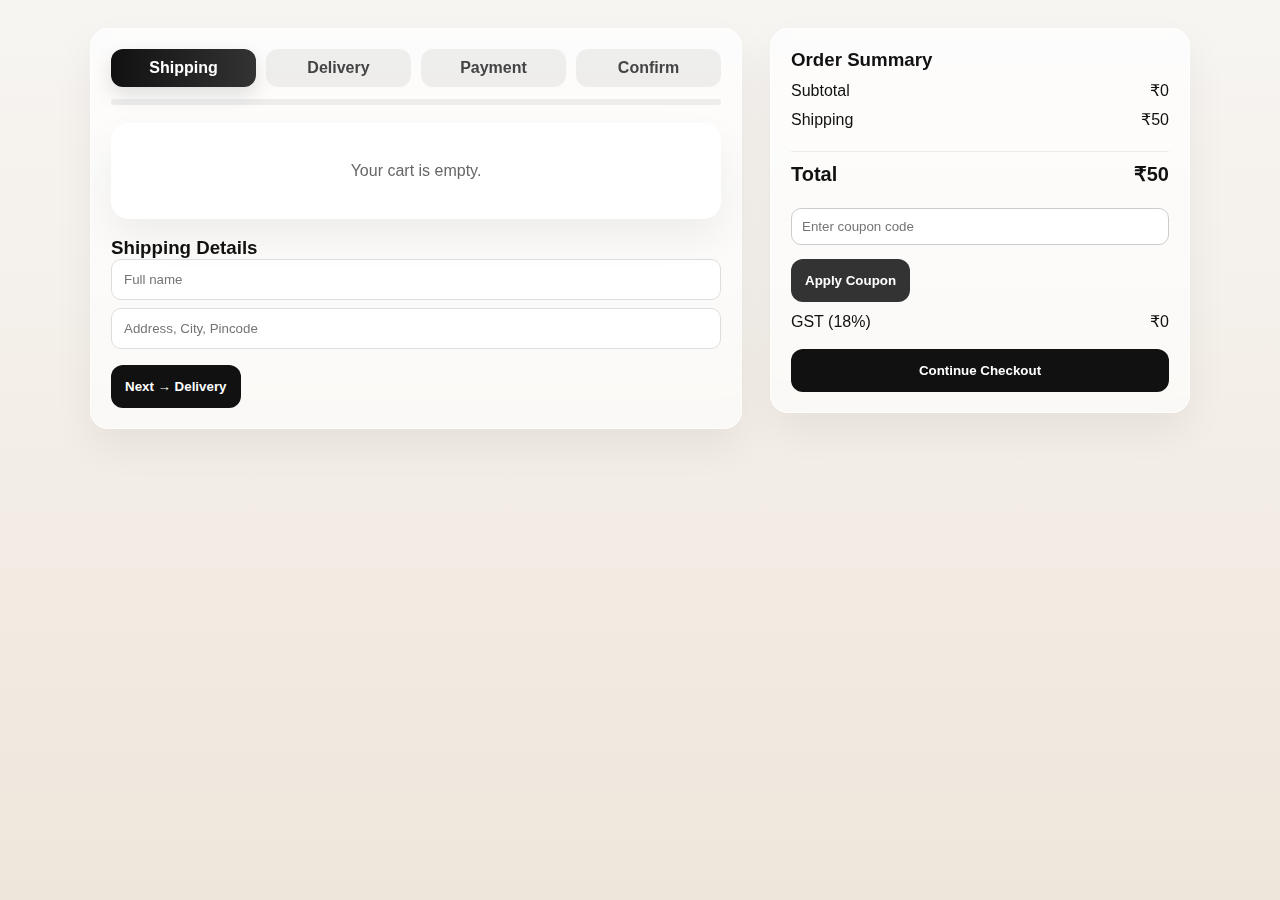
<file: cart.html>
<!DOCTYPE html>
<html lang="en">
<head>
<meta charset="utf-8" />
<meta name="viewport" content="width=device-width, initial-scale=1" />
<title>Cart & Checkout – Stylemate (Premium)</title>

<link rel="stylesheet" href="https://cdnjs.cloudflare.com/ajax/libs/font-awesome/6.5.0/css/all.min.css">

<style>
  *{box-sizing:border-box;margin:0;padding:0}
  body{font-family:"Poppins",sans-serif;background:linear-gradient(180deg,#f7f5f2,#efe6db);color:#111;min-height:100vh;padding:28px}

  .container{max-width:1100px;margin:0 auto;display:grid;grid-template-columns:1fr 420px;gap:28px;align-items:start}

  /* glass card */
  .card{
    background:linear-gradient(180deg, rgba(255,255,255,0.75), rgba(255,255,255,0.66));
    border-radius:18px;padding:20px;border:1px solid rgba(255,255,255,.6);backdrop-filter:blur(8px);box-shadow:0 18px 40px rgba(0,0,0,.06)
  }

  /* progress bar */
  .progress-wrap{margin-bottom:18px}
  .steps{display:flex;gap:10px;align-items:center}
  .step{
    flex:1;padding:10px;border-radius:12px;background:rgba(0,0,0,0.06);text-align:center;font-weight:700;color:#444;position:relative
  }
  .step.active{background:linear-gradient(90deg,#111,#333);color:#fff;box-shadow:0 8px 20px rgba(0,0,0,.12)}
  .progress-line{height:6px;background:rgba(0,0,0,.06);border-radius:6px;margin-top:12px;overflow:hidden}
  .progress-line > i{display:block;height:100%;width:0%;background:linear-gradient(90deg,#111,#333);border-radius:6px;transition:width .5s ease}

  /* cart list */
  .cart-list{display:flex;flex-direction:column;gap:12px}
  .cart-item{display:flex;gap:14px;align-items:center;padding:12px;border-radius:12px;background:rgba(255,255,255,.85);border:1px solid rgba(0,0,0,.04)}
  .cart-item img{width:110px;height:130px;object-fit:cover;border-radius:10px}
  .item-meta{flex:1}
  .item-meta .title{font-size:16px;font-weight:700}
  .item-meta .price{margin-top:6px;font-weight:700;color:#111}
  .item-actions{display:flex;flex-direction:column;gap:8px;align-items:flex-end}
  .qty-controls{display:flex;gap:8px;align-items:center}
  .qty-controls button{background:#111;color:#fff;border:0;padding:6px 10px;border-radius:8px;cursor:pointer}

  /* price card */
  .price-card{display:flex;flex-direction:column;gap:10px}
  .price-row{display:flex;justify-content:space-between;align-items:center}
  .checkout-btn{background:#111;color:#fff;border:0;padding:14px;border-radius:12px;font-weight:800;cursor:pointer;margin-top:8px}

  /* steps content */
  .step-content{margin-top:18px;display:none}
  .step-content.active{display:block}
  .form-input{width:100%;padding:12px;border-radius:10px;border:1px solid #ddd;margin-bottom:8px}

  /* success animation */
  .success {
    display:none;
    text-align:center;padding:44px;border-radius:14px;background:linear-gradient(180deg,#fff,#fafafa);
  }
  .success.show{display:block}
  .checkmark {
    width:120px;height:120px;margin:0 auto 16px;position:relative;
  }
  .checkmark svg{width:100%;height:100%}
  .circle{stroke:#e6e6e6;stroke-width:8;fill:none}
  .tick{stroke:#12a054;stroke-width:8;stroke-linecap:round;stroke-linejoin:round;fill:none;stroke-dasharray:1000;stroke-dashoffset:1000;animation:drawTick .9s ease forwards .5s}
  @keyframes drawTick{to{stroke-dashoffset:0}}

  /* mobile */
  @media(max-width:980px){
    .container{grid-template-columns:1fr; padding:12px}
    .price-card{position:sticky;bottom:12px}
  }
</style>
</head>
<body>

<div class="container">
  <!-- LEFT: CART & STEPS -->
  <div>
    <div class="card">
      <div class="progress-wrap">
        <div class="steps">
          <div class="step active" id="pship">Shipping</div>
          <div class="step" id="pdel">Delivery</div>
          <div class="step" id="ppay">Payment</div>
          <div class="step" id="pdone">Confirm</div>
        </div>
        <div class="progress-line"><i id="progressBar"></i></div>
      </div>

      <!-- cart items -->
      <div class="cart-list card" id="cartList"></div>

      <!-- step content -->
      <div id="content1" class="step-content active">
        <h3>Shipping Details</h3>
        <input class="form-input" id="shipName" placeholder="Full name">
        <input class="form-input" id="shipAddr" placeholder="Address, City, Pincode">
        <button class="checkout-btn" onclick="nextStep(1)">Next → Delivery</button>
      </div>

      <div id="content2" class="step-content">
        <h3>Delivery Method</h3>
        <select id="deliveryMethod" class="form-input">
          <option value="standard" data-price="50">Standard – ₹50</option>
          <option value="express" data-price="99">Express – ₹99</option>
        </select>
        <button class="checkout-btn" onclick="nextStep(2)">Next → Payment</button>
      </div>

      <div id="content3" class="step-content">
        <h3>Payment</h3>
        <select id="paymentMethod" class="form-input">
          <option>Cash on Delivery</option>
          <option>UPI</option>
          <option>Card</option>
        </select>
        <button class="checkout-btn" onclick="nextStep(3)">Confirm Order</button>
      </div>

      <div id="content4" class="step-content">
        <div class="success" id="successBox">
          <div class="checkmark">
            <svg viewBox="0 0 120 120">
              <circle class="circle" cx="60" cy="60" r="50"></circle>
              <path class="tick" d="M36 62 L52 78 L86 44"></path>
            </svg>
          </div>
          <h2>Order Confirmed 🎉</h2>
          <p id="orderSummary" style="color:#666;margin-top:8px"></p>
          <button class="checkout-btn" onclick="finish()">Back to Home</button>
        </div>
      </div>
    </div>
  </div>

  <!-- RIGHT: PRICE SUMMARY -->
  <aside>
    <div class="card price-card">
      <h3>Order Summary</h3>
      <div class="price-row"><div>Subtotal</div><div>₹<span id="subVal">0</span></div></div>
      <div class="price-row"><div>Shipping</div><div>₹<span id="shipVal">50</span></div></div>
      <hr style="margin-top:12px;border:none;border-top:1px solid rgba(0,0,0,.06)">
      <div class="price-row" style="font-weight:800;font-size:20px"><div>Total</div><div>₹<span id="totVal">0</span></div></div>
        <div style="margin-top:12px">
            <input id="couponInput" placeholder="Enter coupon code"
                style="width:100%;padding:10px;border-radius:10px;border:1px solid #ccc;margin-bottom:6px">
            <button class="checkout-btn" style="background:#333" onclick="applyCoupon()">Apply Coupon</button>
            <p id="couponMsg" style="margin-top:6px;font-size:14px;color:#12a054;display:none"></p>
        </div>

<div class="price-row">
  <div>GST (18%)</div>
  <div>₹<span id="taxVal">0</span></div>
</div>

      <button class="checkout-btn">Continue Checkout</button>
    </div>
  </aside>
</div>

<script>

let appliedCoupon = null;

/* ------------------ CART HELPERS ------------------ */
function getCart(){ 
  return JSON.parse(localStorage.getItem('cart')||'[]'); 
}
function setCart(c){ 
  localStorage.setItem('cart', JSON.stringify(c)); 
}

/* ------------------ SUMMARY UPDATE ------------------ */
function updateSummary() {
  const cart = getCart();
  let sub = 0;

  cart.forEach(it => {
    sub += it.price * (it.qty || 1);
  });

  // detect shipping
  let ship = 50;
  const delivery = document.getElementById('deliveryMethod');
  if (delivery) {
    const opt = delivery.options[delivery.selectedIndex];
    ship = parseInt(opt.dataset.price);
  }

  // GST 18%
  let tax = Math.round(sub * 0.18);

  // Coupon discount
  let discount = 0;
  if (appliedCoupon === "STYLE100") discount = 100;
  if (appliedCoupon === "STYLE10") discount = Math.round(sub * 0.10);
  if (appliedCoupon === "FASHION50") discount = 50;
  if (appliedCoupon === "BABE20") discount = Math.round(sub * 0.20);

  if (discount > sub) discount = sub;

  let finalTotal = sub + ship + tax - discount;

  // Update UI
  document.getElementById('subVal').innerText = sub;
  document.getElementById('shipVal').innerText = ship;
  document.getElementById('taxVal').innerText = tax;
  document.getElementById('totVal').innerText = finalTotal;

  return { sub, ship, tax, discount, total: finalTotal };
}

/* ------------------ APPLY COUPON ------------------ */
function applyCoupon() {
  const code = document.getElementById("couponInput").value.trim().toUpperCase();
  const msg = document.getElementById("couponMsg");

  const valid = ["STYLE100", "STYLE10", "FASHION50", "BABE20"];

  if (!valid.includes(code)) {
    msg.innerText = "Invalid coupon 😔";
    msg.style.color = "#c33";
    msg.style.display = "block";
    appliedCoupon = null;
    updateSummary();
    return;
  }

  appliedCoupon = code;
  msg.style.color = "#12a054";

  if (code === "STYLE100") msg.innerText = "₹100 OFF applied 🎉";
  if (code === "STYLE10") msg.innerText = "10% OFF applied 🎉";
  if (code === "FASHION50") msg.innerText = "₹50 OFF applied 🎉";
  if (code === "BABE20") msg.innerText = "20% OFF (Special for you ❤️)";

  msg.style.display = "block";
  updateSummary();
}

/* ------------------ RENDER CART ITEMS ------------------ */
function renderCart(){
  const wrap = document.getElementById('cartList');
  const cart = getCart();
  wrap.innerHTML = '';

  if(cart.length===0){
    wrap.innerHTML = '<div style="padding:18px;text-align:center;color:#666">Your cart is empty.</div>';
  } else {
    cart.forEach((it, idx) => {
      wrap.innerHTML += `
        <div class="cart-item">
          <img src="${it.image}" alt="">
          <div class="item-meta">
            <div class="title">${it.name}</div>
            <div class="price">₹${it.price}</div>
          </div>
          <div class="item-actions">
            <div class="qty-controls">
              <button onclick="changeQty(${idx}, -1)">-</button>
              <div style="font-weight:700">${it.qty || 1}</div>
              <button onclick="changeQty(${idx}, 1)">+</button>
            </div>
            <div style="margin-top:8px;color:#c33;cursor:pointer" onclick="removeItem(${idx})">Remove</div>
          </div>
        </div>
      `;
    });
  }

  updateSummary();
}

/* ------------------ CHANGE QTY & REMOVE ------------------ */
function changeQty(i, delta){
  const cart = getCart();
  if(cart[i]){
    cart[i].qty = (cart[i].qty||1) + delta;
    if(cart[i].qty <= 0) cart.splice(i,1);
    setCart(cart);
    renderCart();
  }
}

function removeItem(i){
  const cart = getCart();
  if(cart[i]){
    cart.splice(i,1);
    setCart(cart);
    renderCart();
  }
}

/* ------------------ CHECKOUT STEPS ------------------ */
let currentStep = 1;

function nextStep(step){
  if(step === 1){
    const name = document.getElementById('shipName').value.trim();
    const addr = document.getElementById('shipAddr').value.trim();
    if(!name || !addr){ 
      alert("Please fill name & address"); 
      return; 
    }
  }

  if(step === 2){
    updateSummary();
  }

  if(step === 3){
    const totals = updateSummary();

    document.getElementById('orderSummary').innerText =
      `Order Amount: ₹${totals.total}\nDelivered to: ${document.getElementById('shipAddr').value}`;

    localStorage.removeItem("cart");
    renderCart();

    activateStep(4);
    document.getElementById("successBox").classList.add("show");
    return;
  }

  activateStep(step+1);
}

function activateStep(step){
  currentStep = step;

  document.querySelectorAll('.step').forEach((el,i)=>{
    if(i < step) el.classList.add('active');
    else el.classList.remove('active');
  });

  document.getElementById('progressBar').style.width = (step * 25) + '%';

  document.querySelectorAll('.step-content').forEach((el,i)=>{
    el.classList.remove('active');
    if(i === step-1) el.classList.add('active');
  });
}

/* ------------------ FINISH ------------------ */
function finish(){ 
  location.href = "homepage.html"; 
}

/* ------------------ INIT ------------------ */
document.addEventListener('DOMContentLoaded', () => {
  renderCart();

  const dl = document.getElementById('deliveryMethod');
  if(dl){
    dl.addEventListener('change', updateSummary);
  }
});

</script>
</body>
</html>
</file>
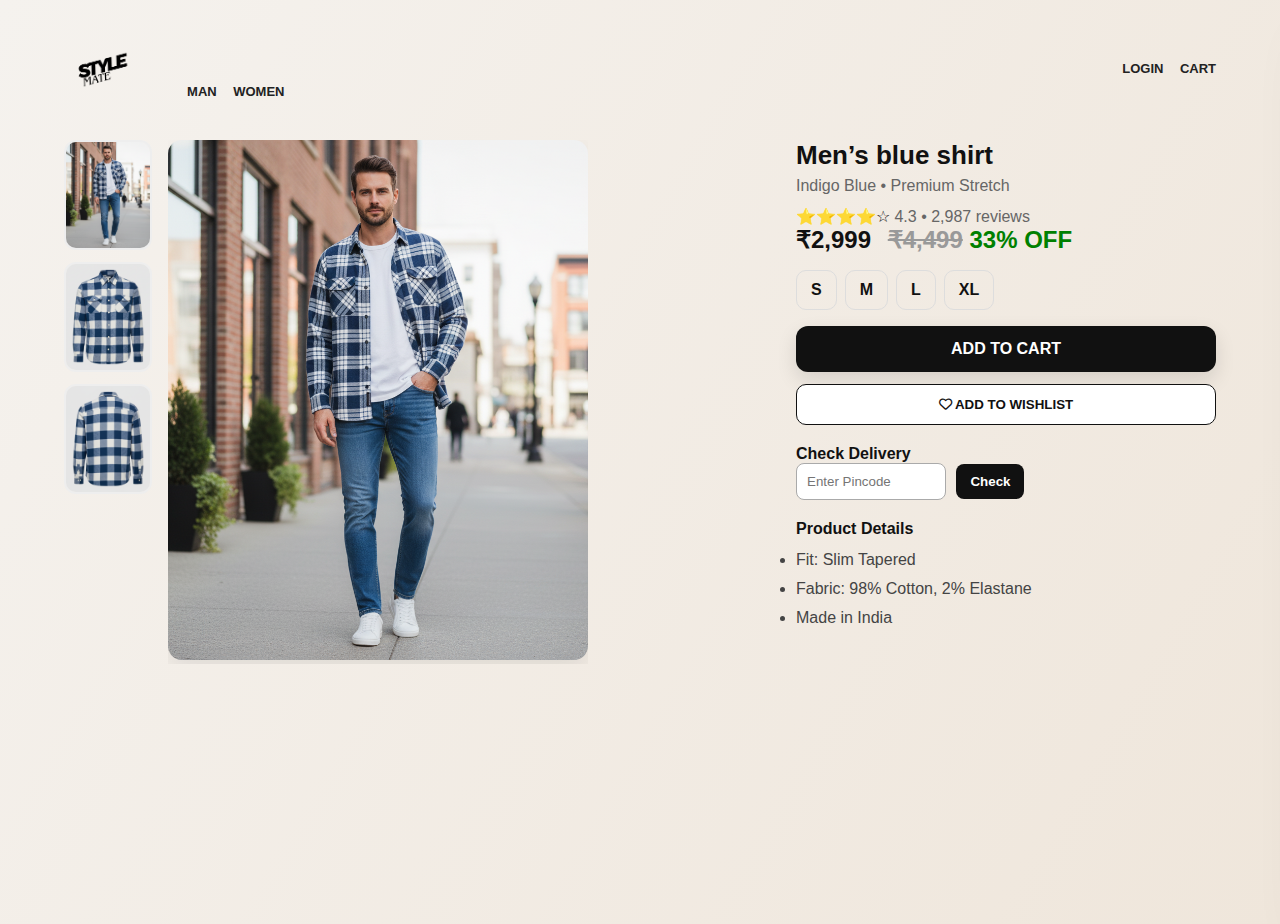
<file: product.html>
<!DOCTYPE html>
<html lang="en">
<head>
  <meta charset="utf-8" />
  <meta name="viewport" content="width=device-width,initial-scale=1" />
  <title>Product - Stylemate (Premium)</title>

  <link rel="stylesheet" href="https://cdnjs.cloudflare.com/ajax/libs/font-awesome/6.5.0/css/all.min.css">

  <style>
    *{box-sizing:border-box;margin:0;padding:0}
    body{font-family:"Poppins",sans-serif;background:linear-gradient(120deg,#f5f2ee,#efe6db);color:#111;min-height:100vh}
    a { color:inherit; text-decoration:none }

    #workingarea{width:90%;max-width:1200px;margin:24px auto}
    #nav{display:flex;justify-content:space-between;align-items:center;padding:12px 0}
    #nav img{height:60px}
    #nav a{margin-left:12px;font-weight:600;text-transform:uppercase;font-size:13px;color:#222}

    .product-section{display:flex;gap:36px;padding:28px 0;align-items:flex-start}

    .left-side{
      flex:1;
      display:flex;
      gap:16px;
      align-items:flex-start;
    }

    .thumbs{
      display:flex;
      flex-direction:column;
      gap:12px;
    }

    .thumbs img{
      width:88px;
      height:110px;
      border-radius:12px;
      object-fit:cover;
      cursor:pointer;
      border:2px solid #eee;
      transition:transform .25s;
    }
    .thumbs img:hover{transform:scale(1.04)}

    .main-img{
      position:relative;
      overflow:hidden;
    }
    .main-img img{
      width:420px;
      height:520px;
      border-radius:14px;
      object-fit:cover;
      box-shadow:0 10px 25px rgba(0,0,0,.08);
      cursor:zoom-in;
      transition:transform .35s ease;
    }
    .main-img:hover img{
      transform:scale(1.35);
    }

    .right-side{flex:0 0 420px}
    .right-side h1{font-size:26px;margin-bottom:6px}
    .subtitle{color:#666;margin-bottom:12px}
    .price{font-size:24px;font-weight:700;margin-bottom:8px}
    .old{color:#999;text-decoration:line-through;margin-left:10px}

    .sizes{display:flex;gap:8px;margin:16px 0}
    .sizes span{
      padding:10px 14px;
      border-radius:10px;
      border:1px solid #ddd;
      cursor:pointer;
      font-weight:600;
    }
    .sizes span:hover{background:#111;color:#fff}

    /* SELECTED SIZE */
    .active-size{
      background:#111 !important;
      color:#fff !important;
      border-color:#111 !important;
    }

    /* PINCODE */
    .pinbox{margin-top:20px;}
    .pinbox input{
      padding:10px;
      border:1px solid #aaa;
      border-radius:8px;
      width:150px;
    }
    .pinbox button{
      padding:10px 14px;
      background:#111;
      color:#fff;
      border:none;
      border-radius:8px;
      margin-left:6px;
      cursor:pointer;
      font-weight:600;
    }
    #pincodeResult{
      margin-top:6px;
      font-weight:600;
      color:green;
      display:none;
    }

    .btn{display:inline-block;padding:14px 18px;border-radius:12px;border:none;font-weight:700;cursor:pointer;}
    .add-btn{background:#111;color:#fff;width:100%;font-size:16px;box-shadow:0 8px 20px rgba(17,17,17,.12)}
    .wish{background:#fff;border:1px solid #111;margin-top:12px;color:#111;width:100%;padding:12px;border-radius:10px}

    /* CART DRAWER */
    .cart-overlay{
      position:fixed;inset:0;background:rgba(0,0,0,.35);backdrop-filter:blur(4px);
      opacity:0;visibility:hidden;transition:all .35s;z-index:9998;
    }
    .cart-overlay.show{opacity:1;visibility:visible}

    .cart-drawer{
      position:fixed;top:0;right:-520px;width:460px;height:100vh;
      background:rgba(255,255,255,0.75);
      box-shadow:-20px 40px 60px rgba(0,0,0,.12);
      backdrop-filter:blur(10px);
      padding:28px;
      border-left:1px solid rgba(255,255,255,.3);
      transition:all .45s cubic-bezier(.2,.9,.2,1);
      z-index:9999;
      display:flex;flex-direction:column;gap:14px;
    }
    .cart-drawer.open{right:0}

    .drawer-header{display:flex;justify-content:space-between;align-items:center}
    .drawer-items{flex:1;overflow:auto;padding-right:6px}
    .drawer-item{display:flex;gap:12px;align-items:center;padding:12px;border-radius:12px;
      background:rgba(255,255,255,.5);margin-bottom:12px;
      box-shadow:0 6px 18px rgba(0,0,0,.04);}
    .drawer-item img{width:78px;height:98px;border-radius:10px}

    .qty-controls{display:flex;flex-direction:column;gap:8px;align-items:center}
    .qbtn{padding:6px 10px;background:#111;color:#fff;border-radius:8px;border:0;cursor:pointer}

    .drawer-footer{padding-top:8px;border-top:1px solid rgba(0,0,0,.06)}
    .drawer-summary{display:flex;justify-content:space-between;font-weight:700;margin-bottom:8px}

    .drawer-cta{display:flex;gap:10px}
    .go-cart{flex:1;padding:12px;border-radius:10px;border:0;background:#111;color:#fff;font-weight:700}
    .checkout-min{flex:0 0 140px;padding:12px;border-radius:10px;border:1px solid #111;background:transparent;font-weight:700}

    .toast {
      position:fixed;right:24px;bottom:24px;background:#111;color:#fff;
      padding:12px 18px;border-radius:12px;box-shadow:0 10px 25px rgba(17,17,17,.2);
      transform:translateY(30px);opacity:0;transition:all .32s;z-index:10001;
    }
    .toast.show{transform:translateY(0);opacity:1}

  </style>
</head>
<body>

<div id="workingarea">

  <!-- NAV -->
  <div id="nav">
    <div id="nleft">
      <img src="images/stylemate (4) (1).png" alt="logo">
      <a href="men.html">man</a>
      <a href="women.html">women</a>
    </div>
    <div id="nright">
      <a href="login.html">login</a>
      <a href="cart.html">cart</a>
    </div>
  </div>

  <!-- PRODUCT SECTION -->
  <section class="product-section">

    <!-- LEFT SIDE -->
    <div class="left-side">

      <div class="thumbs">
        <img src="products(img)/Gemini_Generated_Image_jn1sjyjn1sjyjn1s.png" onclick="changeImg(this.src)">
        <img src="products(img)/Gemini_Generated_Image_4n7wph4n7wph4n7w.png" onclick="changeImg(this.src)">
        <img src="products(img)/Gemini_Generated_Image_aop9o9aop9o9aop9.png" onclick="changeImg(this.src)">
        
      </div>

      <div class="main-img">
        <img id="mainImg" src="products(img)/Gemini_Generated_Image_jn1sjyjn1sjyjn1s.png" alt="">
      </div>

    </div>

    <!-- RIGHT SIDE -->
    <div class="right-side">

      <h1>Men’s blue shirt</h1>
      <p class="subtitle">Indigo Blue • Premium Stretch </p>
      <div class="rating">⭐⭐⭐⭐☆ <span style="color:#666">4.3 • 2,987 reviews</span></div>
      <p class="price">₹2,999 <span class="old">₹4,499</span> <span style="color:green">33% OFF</span></p>

      <!-- SIZE SELECTION -->
      <div class="sizes">
        <span onclick="selectSize(this)">S</span>
        <span onclick="selectSize(this)">M</span>
        <span onclick="selectSize(this)">L</span>
        <span onclick="selectSize(this)">XL</span>
      </div>

      <!-- BUTTONS -->
      <button class="btn add-btn" id="addToCartBtn">ADD TO CART</button>
      <button class="btn wish"><i class="fa-regular fa-heart"></i> ADD TO WISHLIST</button>

      <!-- PINCODE -->
      <div class="pinbox">
        <h4>Check Delivery</h4>
        <input id="pincode" type="number" placeholder="Enter Pincode">
        <button onclick="checkPincode()">Check</button>
        <p id="pincodeResult">✔ Delivery available</p>
      </div>

      <!-- DETAILS -->
      <div style="margin-top:20px">
        <h4>Product Details</h4>
        <ul style="margin-top:8px;color:#444;line-height:1.8">
          <li>Fit: Slim Tapered</li>
          <li>Fabric: 98% Cotton, 2% Elastane</li>
          <li>Made in India</li>
        </ul>
      </div>

    </div>
  </section>
</div>

<!-- CART DRAWER -->
<div class="cart-overlay" id="cartOverlay" onclick="closeDrawer()"></div>

<aside class="cart-drawer" id="cartDrawer">
  <div class="drawer-header">
    <h3>Your Cart</h3>
    <button class="close-drawer" onclick="closeDrawer()"><i class="fa-solid fa-xmark"></i></button>
  </div>

  <div class="drawer-items" id="drawerItems"></div>

  <div class="drawer-footer">
    <div class="drawer-summary">
      <span>Subtotal</span>
      <span>₹<span id="drawerSubtotal">0</span></span>
    </div>

    <div class="drawer-cta">
      <a href="cart.html">
        <button class="checkout-min" onclick="goToCart()">View Cart</button>
        <button class="go-cart" onclick="checkoutNow()">Checkout</button>
      </a>
    </div>
  </div>
</aside>

<div id="toast" class="toast">Added to cart ✔</div>


<script>
/* ---------------- PINCODE CHECKER ---------------- */
function checkPincode(){
  let pin = document.getElementById("pincode").value;
  let res = document.getElementById("pincodeResult");

  if(pin.length !== 6 || isNaN(pin)){
    alert("Please enter a valid 6-digit pincode!");
    res.style.display="none";
    return;
  }

  res.innerText = "✔ Delivery available for pincode " + pin;
  res.style.display="block";
}

/* ---------------- SIZE SELECTOR ---------------- */
function selectSize(el) {
  document.querySelectorAll(".sizes span")
    .forEach(s => s.classList.remove("active-size"));
  el.classList.add("active-size");
}

function getSelectedSize() {
  const sizes = document.querySelectorAll(".sizes span");
  let selected = null;

  sizes.forEach(s => {
    if (s.classList.contains("active-size")) selected = s.innerText;
  });

  return selected;
}

/* ---------------- CART FUNCTIONS ---------------- */
function getCart(){ return JSON.parse(localStorage.getItem('cart')||'[]') }

const overlay = document.getElementById('cartOverlay');
const drawer = document.getElementById('cartDrawer');

function openDrawer(){
  overlay.classList.add('show');
  drawer.classList.add('open');
  document.body.style.overflow = 'hidden';
  renderDrawer();
}
function closeDrawer(){
  overlay.classList.remove('show');
  drawer.classList.remove('open');
  document.body.style.overflow = '';
}

function renderDrawer(){
  const wrap = document.getElementById('drawerItems');
  const cart = getCart();
  wrap.innerHTML = '';
  let subtotal = 0;

  if(cart.length === 0){
    wrap.innerHTML = '<p style="color:#666;padding:30px;text-align:center">Your cart is empty.</p>';
  } 
  else {
    cart.forEach((it, idx) => {
      subtotal += it.price * (it.qty||1);
      wrap.innerHTML += `
        <div class="drawer-item">
          <img src="${it.image}">
          <div class="meta">
            <div class="title">${it.name}</div>
            <div class="price">₹${it.price}</div>
          </div>
          <div class="qty-controls">
            <button class="qbtn" onclick="updateQty(${idx}, -1)">-</button>
            <div style="font-weight:700">${it.qty||1}</div>
            <button class="qbtn" onclick="updateQty(${idx}, 1)">+</button>
            <div style="font-size:12px;color:#c33;cursor:pointer;margin-top:6px" onclick="removeItem(${idx})">Remove</div>
          </div>
        </div>`;
    });
  }

  document.getElementById('drawerSubtotal').innerText = subtotal;
}

function updateQty(i, delta){
  const cart = getCart();
  if(!cart[i]) return;

  cart[i].qty = (cart[i].qty||1) + delta;
  if(cart[i].qty <= 0) cart.splice(i,1);

  localStorage.setItem('cart', JSON.stringify(cart));
  renderDrawer();
  showToast('Updated cart');
}

function removeItem(i){
  const cart = getCart();
  cart.splice(i,1);
  localStorage.setItem('cart', JSON.stringify(cart));
  renderDrawer();
  showToast('Removed');
}

/* ---------------- ADD TO CART (SIZE REQUIRED) ---------------- */
document.getElementById('addToCartBtn').addEventListener('click', () => {

  const chosenSize = getSelectedSize();

  if (!chosenSize) {
    alert("Please select a size before adding to cart!");
    return;
  }

  const item = {
    id: 'jeans-512-' + chosenSize,
    name: "Men’s 512™ Slim Tapered Jeans (" + chosenSize + ")",
    size: chosenSize,
    price: 2999,
    image: document.getElementById('mainImg').src,
    qty: 1
  };

  const cart = getCart();
  const found = cart.find(i => i.id === item.id);

  if(found) found.qty++;
  else cart.push(item);

  localStorage.setItem('cart', JSON.stringify(cart));

  document.getElementById('mainImg')
    .animate([{transform:'scale(1)'},{transform:'scale(.95)'},{transform:'scale(1)'}],
             {duration:380,easing:'ease'});

  showToast("Added size " + chosenSize + " ✔");
  setTimeout(() => openDrawer(), 300);
});

/* ---------------- TOAST ---------------- */
const toastEl = document.getElementById('toast');

function showToast(msg){
  toastEl.textContent = msg;
  toastEl.classList.add('show');
  setTimeout(()=> toastEl.classList.remove('show'), 1400);
}

/* ---------------- IMAGE SWITCH ---------------- */
function changeImg(src){
  document.getElementById('mainImg').src = src;
}
</script>

</body>
</html>
</file>
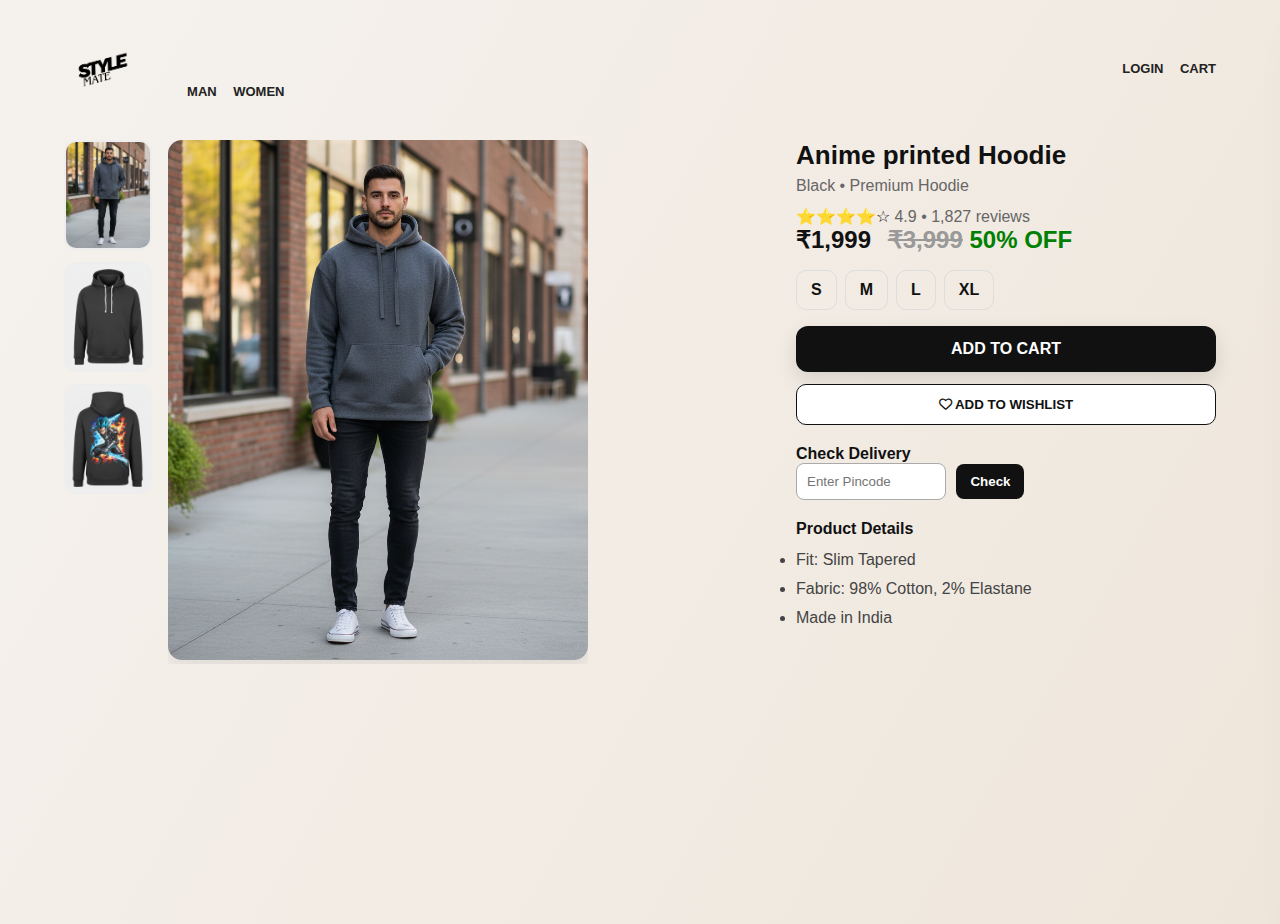
<file: product2.html>
<!DOCTYPE html>
<html lang="en">
<head>
  <meta charset="utf-8" />
  <meta name="viewport" content="width=device-width,initial-scale=1" />
  <title>Product - Stylemate (Premium)</title>

  <link rel="stylesheet" href="https://cdnjs.cloudflare.com/ajax/libs/font-awesome/6.5.0/css/all.min.css">

  <style>
    *{box-sizing:border-box;margin:0;padding:0}
    body{font-family:"Poppins",sans-serif;background:linear-gradient(120deg,#f5f2ee,#efe6db);color:#111;min-height:100vh}
    a { color:inherit; text-decoration:none }

    #workingarea{width:90%;max-width:1200px;margin:24px auto}
    #nav{display:flex;justify-content:space-between;align-items:center;padding:12px 0}
    #nav img{height:60px}
    #nav a{margin-left:12px;font-weight:600;text-transform:uppercase;font-size:13px;color:#222}

    .product-section{display:flex;gap:36px;padding:28px 0;align-items:flex-start}

    .left-side{
      flex:1;
      display:flex;
      gap:16px;
      align-items:flex-start;
    }

    .thumbs{
      display:flex;
      flex-direction:column;
      gap:12px;
    }

    .thumbs img{
      width:88px;
      height:110px;
      border-radius:12px;
      object-fit:cover;
      cursor:pointer;
      border:2px solid #eee;
      transition:transform .25s;
    }
    .thumbs img:hover{transform:scale(1.04)}

    .main-img{
      position:relative;
      overflow:hidden;
    }
    .main-img img{
      width:420px;
      height:520px;
      border-radius:14px;
      object-fit:cover;
      box-shadow:0 10px 25px rgba(0,0,0,.08);
      cursor:zoom-in;
      transition:transform .35s ease;
    }
    .main-img:hover img{
      transform:scale(1.35);
    }

    .right-side{flex:0 0 420px}
    .right-side h1{font-size:26px;margin-bottom:6px}
    .subtitle{color:#666;margin-bottom:12px}
    .price{font-size:24px;font-weight:700;margin-bottom:8px}
    .old{color:#999;text-decoration:line-through;margin-left:10px}

    .sizes{display:flex;gap:8px;margin:16px 0}
    .sizes span{
      padding:10px 14px;
      border-radius:10px;
      border:1px solid #ddd;
      cursor:pointer;
      font-weight:600;
    }
    .sizes span:hover{background:#111;color:#fff}

    /* SELECTED SIZE */
    .active-size{
      background:#111 !important;
      color:#fff !important;
      border-color:#111 !important;
    }

    /* PINCODE */
    .pinbox{margin-top:20px;}
    .pinbox input{
      padding:10px;
      border:1px solid #aaa;
      border-radius:8px;
      width:150px;
    }
    .pinbox button{
      padding:10px 14px;
      background:#111;
      color:#fff;
      border:none;
      border-radius:8px;
      margin-left:6px;
      cursor:pointer;
      font-weight:600;
    }
    #pincodeResult{
      margin-top:6px;
      font-weight:600;
      color:green;
      display:none;
    }

    .btn{display:inline-block;padding:14px 18px;border-radius:12px;border:none;font-weight:700;cursor:pointer;}
    .add-btn{background:#111;color:#fff;width:100%;font-size:16px;box-shadow:0 8px 20px rgba(17,17,17,.12)}
    .wish{background:#fff;border:1px solid #111;margin-top:12px;color:#111;width:100%;padding:12px;border-radius:10px}

    /* CART DRAWER */
    .cart-overlay{
      position:fixed;inset:0;background:rgba(0,0,0,.35);backdrop-filter:blur(4px);
      opacity:0;visibility:hidden;transition:all .35s;z-index:9998;
    }
    .cart-overlay.show{opacity:1;visibility:visible}

    .cart-drawer{
      position:fixed;top:0;right:-520px;width:460px;height:100vh;
      background:rgba(255,255,255,0.75);
      box-shadow:-20px 40px 60px rgba(0,0,0,.12);
      backdrop-filter:blur(10px);
      padding:28px;
      border-left:1px solid rgba(255,255,255,.3);
      transition:all .45s cubic-bezier(.2,.9,.2,1);
      z-index:9999;
      display:flex;flex-direction:column;gap:14px;
    }
    .cart-drawer.open{right:0}

    .drawer-header{display:flex;justify-content:space-between;align-items:center}
    .drawer-items{flex:1;overflow:auto;padding-right:6px}
    .drawer-item{display:flex;gap:12px;align-items:center;padding:12px;border-radius:12px;
      background:rgba(255,255,255,.5);margin-bottom:12px;
      box-shadow:0 6px 18px rgba(0,0,0,.04);}
    .drawer-item img{width:78px;height:98px;border-radius:10px}

    .qty-controls{display:flex;flex-direction:column;gap:8px;align-items:center}
    .qbtn{padding:6px 10px;background:#111;color:#fff;border-radius:8px;border:0;cursor:pointer}

    .drawer-footer{padding-top:8px;border-top:1px solid rgba(0,0,0,.06)}
    .drawer-summary{display:flex;justify-content:space-between;font-weight:700;margin-bottom:8px}

    .drawer-cta{display:flex;gap:10px}
    .go-cart{flex:1;padding:12px;border-radius:10px;border:0;background:#111;color:#fff;font-weight:700}
    .checkout-min{flex:0 0 140px;padding:12px;border-radius:10px;border:1px solid #111;background:transparent;font-weight:700}

    .toast {
      position:fixed;right:24px;bottom:24px;background:#111;color:#fff;
      padding:12px 18px;border-radius:12px;box-shadow:0 10px 25px rgba(17,17,17,.2);
      transform:translateY(30px);opacity:0;transition:all .32s;z-index:10001;
    }
    .toast.show{transform:translateY(0);opacity:1}

  </style>
</head>
<body>

<div id="workingarea">

  <!-- NAV -->
  <div id="nav">
    <div id="nleft">
      <img src="images/stylemate (4) (1).png" alt="logo">
      <a href="men.html">man</a>
      <a href="women.html">women</a>
    </div>
    <div id="nright">
      <a href="login.html">login</a>
      <a href="cart.html">cart</a>
    </div>
  </div>

  <!-- PRODUCT SECTION -->
  <section class="product-section">

    <!-- LEFT SIDE -->
    <div class="left-side">

      <div class="thumbs">
        <img src="products(img)/Gemini_Generated_Image_dcu0kbdcu0kbdcu0.png" onclick="changeImg(this.src)">
        <img src="products(img)/Gemini_Generated_Image_6agxxa6agxxa6agx.png" onclick="changeImg(this.src)">
        <img src="products(img)/Gemini_Generated_Image_ag475xag475xag47.png" onclick="changeImg(this.src)">
        
      </div>

      <div class="main-img">
        <img id="mainImg" src="products(img)/Gemini_Generated_Image_dcu0kbdcu0kbdcu0.png" alt="">
      </div>

    </div>

    <!-- RIGHT SIDE -->
    <div class="right-side">

      <h1>Anime printed Hoodie</h1>
      <p class="subtitle">Black • Premium Hoodie</p>
      <div class="rating">⭐⭐⭐⭐☆ <span style="color:#666">4.9 • 1,827 reviews</span></div>
      <p class="price">₹1,999 <span class="old">₹3,999</span> <span style="color:green">50% OFF</span></p>

      <!-- SIZE SELECTION -->
      <div class="sizes">
        <span onclick="selectSize(this)">S</span>
        <span onclick="selectSize(this)">M</span>
        <span onclick="selectSize(this)">L</span>
        <span onclick="selectSize(this)">XL</span>
      </div>

      <!-- BUTTONS -->
      <button class="btn add-btn" id="addToCartBtn">ADD TO CART</button>
      <button class="btn wish"><i class="fa-regular fa-heart"></i> ADD TO WISHLIST</button>

      <!-- PINCODE -->
      <div class="pinbox">
        <h4>Check Delivery</h4>
        <input id="pincode" type="number" placeholder="Enter Pincode">
        <button onclick="checkPincode()">Check</button>
        <p id="pincodeResult">✔ Delivery available</p>
      </div>

      <!-- DETAILS -->
      <div style="margin-top:20px">
        <h4>Product Details</h4>
        <ul style="margin-top:8px;color:#444;line-height:1.8">
          <li>Fit: Slim Tapered</li>
          <li>Fabric: 98% Cotton, 2% Elastane</li>
          <li>Made in India</li>
        </ul>
      </div>

    </div>
  </section>
</div>

<!-- CART DRAWER -->
<div class="cart-overlay" id="cartOverlay" onclick="closeDrawer()"></div>

<aside class="cart-drawer" id="cartDrawer">
  <div class="drawer-header">
    <h3>Your Cart</h3>
    <button class="close-drawer" onclick="closeDrawer()"><i class="fa-solid fa-xmark"></i></button>
  </div>

  <div class="drawer-items" id="drawerItems"></div>

  <div class="drawer-footer">
    <div class="drawer-summary">
      <span>Subtotal</span>
      <span>₹<span id="drawerSubtotal">0</span></span>
    </div>

    <div class="drawer-cta">
      <a href="cart.html">
        <button class="checkout-min" onclick="goToCart()">View Cart</button>
        <button class="go-cart" onclick="checkoutNow()">Checkout</button>
      </a>
    </div>
  </div>
</aside>

<div id="toast" class="toast">Added to cart ✔</div>


<script>
/* ---------------- PINCODE CHECKER ---------------- */
function checkPincode(){
  let pin = document.getElementById("pincode").value;
  let res = document.getElementById("pincodeResult");

  if(pin.length !== 6 || isNaN(pin)){
    alert("Please enter a valid 6-digit pincode!");
    res.style.display="none";
    return;
  }

  res.innerText = "✔ Delivery available for pincode " + pin;
  res.style.display="block";
}

/* ---------------- SIZE SELECTOR ---------------- */
function selectSize(el) {
  document.querySelectorAll(".sizes span")
    .forEach(s => s.classList.remove("active-size"));
  el.classList.add("active-size");
}

function getSelectedSize() {
  const sizes = document.querySelectorAll(".sizes span");
  let selected = null;

  sizes.forEach(s => {
    if (s.classList.contains("active-size")) selected = s.innerText;
  });

  return selected;
}

/* ---------------- CART FUNCTIONS ---------------- */
function getCart(){ return JSON.parse(localStorage.getItem('cart')||'[]') }

const overlay = document.getElementById('cartOverlay');
const drawer = document.getElementById('cartDrawer');

function openDrawer(){
  overlay.classList.add('show');
  drawer.classList.add('open');
  document.body.style.overflow = 'hidden';
  renderDrawer();
}
function closeDrawer(){
  overlay.classList.remove('show');
  drawer.classList.remove('open');
  document.body.style.overflow = '';
}

function renderDrawer(){
  const wrap = document.getElementById('drawerItems');
  const cart = getCart();
  wrap.innerHTML = '';
  let subtotal = 0;

  if(cart.length === 0){
    wrap.innerHTML = '<p style="color:#666;padding:30px;text-align:center">Your cart is empty.</p>';
  } 
  else {
    cart.forEach((it, idx) => {
      subtotal += it.price * (it.qty||1);
      wrap.innerHTML += `
        <div class="drawer-item">
          <img src="${it.image}">
          <div class="meta">
            <div class="title">${it.name}</div>
            <div class="price">₹${it.price}</div>
          </div>
          <div class="qty-controls">
            <button class="qbtn" onclick="updateQty(${idx}, -1)">-</button>
            <div style="font-weight:700">${it.qty||1}</div>
            <button class="qbtn" onclick="updateQty(${idx}, 1)">+</button>
            <div style="font-size:12px;color:#c33;cursor:pointer;margin-top:6px" onclick="removeItem(${idx})">Remove</div>
          </div>
        </div>`;
    });
  }

  document.getElementById('drawerSubtotal').innerText = subtotal;
}

function updateQty(i, delta){
  const cart = getCart();
  if(!cart[i]) return;

  cart[i].qty = (cart[i].qty||1) + delta;
  if(cart[i].qty <= 0) cart.splice(i,1);

  localStorage.setItem('cart', JSON.stringify(cart));
  renderDrawer();
  showToast('Updated cart');
}

function removeItem(i){
  const cart = getCart();
  cart.splice(i,1);
  localStorage.setItem('cart', JSON.stringify(cart));
  renderDrawer();
  showToast('Removed');
}

/* ---------------- ADD TO CART (SIZE REQUIRED) ---------------- */
document.getElementById('addToCartBtn').addEventListener('click', () => {

  const chosenSize = getSelectedSize();

  if (!chosenSize) {
    alert("Please select a size before adding to cart!");
    return;
  }

  const item = {
    id: 'jeans-512-' + chosenSize,
    name: "Men’s 512™ Slim Tapered Jeans (" + chosenSize + ")",
    size: chosenSize,
    price: 2999,
    image: document.getElementById('mainImg').src,
    qty: 1
  };

  const cart = getCart();
  const found = cart.find(i => i.id === item.id);

  if(found) found.qty++;
  else cart.push(item);

  localStorage.setItem('cart', JSON.stringify(cart));

  document.getElementById('mainImg')
    .animate([{transform:'scale(1)'},{transform:'scale(.95)'},{transform:'scale(1)'}],
             {duration:380,easing:'ease'});

  showToast("Added size " + chosenSize + " ✔");
  setTimeout(() => openDrawer(), 300);
});

/* ---------------- TOAST ---------------- */
const toastEl = document.getElementById('toast');

function showToast(msg){
  toastEl.textContent = msg;
  toastEl.classList.add('show');
  setTimeout(()=> toastEl.classList.remove('show'), 1400);
}

/* ---------------- IMAGE SWITCH ---------------- */
function changeImg(src){
  document.getElementById('mainImg').src = src;
}
</script>

</body>
</html>
</file>
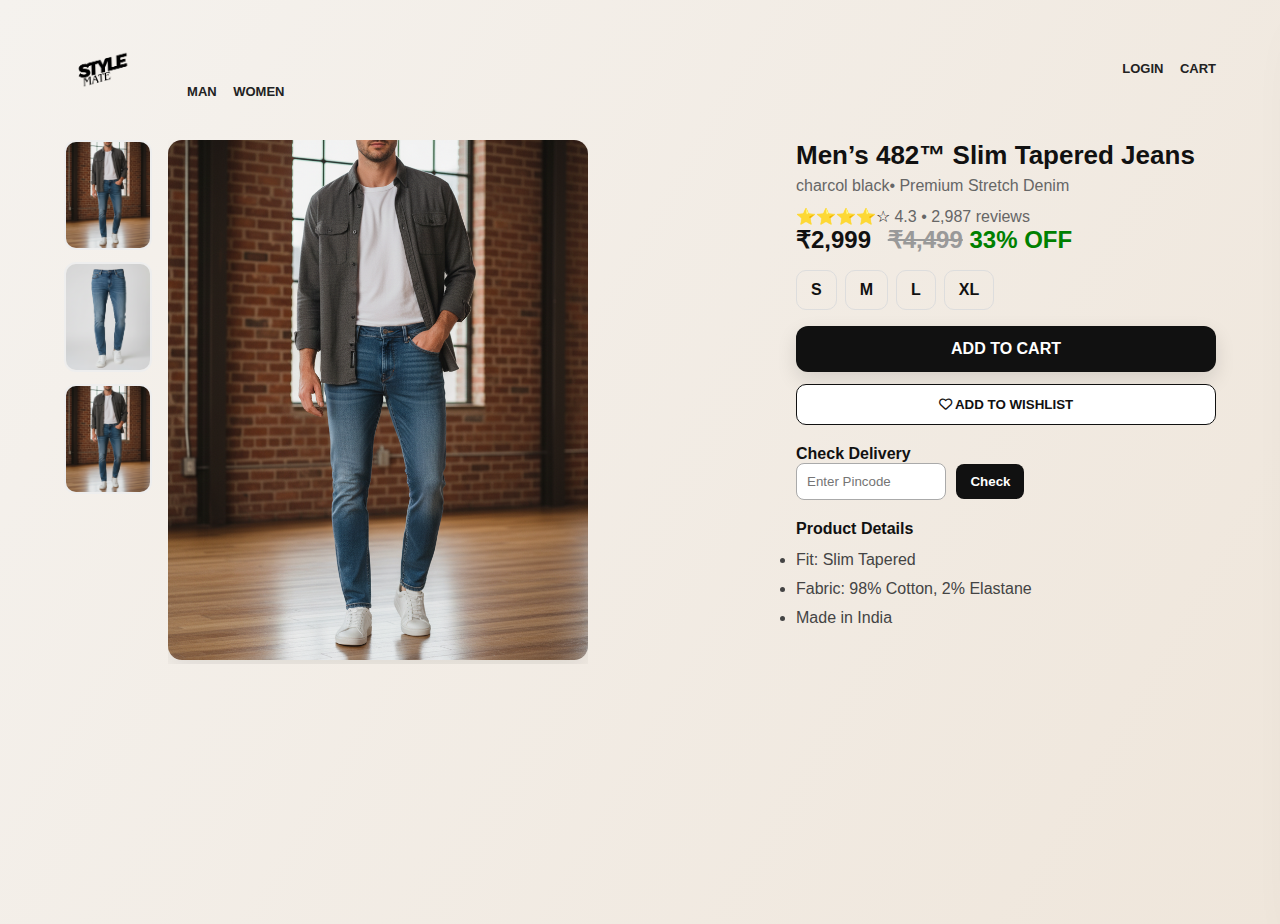
<file: product3.html>
<!DOCTYPE html>
<html lang="en">
<head>
  <meta charset="utf-8" />
  <meta name="viewport" content="width=device-width,initial-scale=1" />
  <title>Product - Stylemate (Premium)</title>

  <link rel="stylesheet" href="https://cdnjs.cloudflare.com/ajax/libs/font-awesome/6.5.0/css/all.min.css">

  <style>
    *{box-sizing:border-box;margin:0;padding:0}
    body{font-family:"Poppins",sans-serif;background:linear-gradient(120deg,#f5f2ee,#efe6db);color:#111;min-height:100vh}
    a { color:inherit; text-decoration:none }

    #workingarea{width:90%;max-width:1200px;margin:24px auto}
    #nav{display:flex;justify-content:space-between;align-items:center;padding:12px 0}
    #nav img{height:60px}
    #nav a{margin-left:12px;font-weight:600;text-transform:uppercase;font-size:13px;color:#222}

    .product-section{display:flex;gap:36px;padding:28px 0;align-items:flex-start}

    .left-side{
      flex:1;
      display:flex;
      gap:16px;
      align-items:flex-start;
    }

    .thumbs{
      display:flex;
      flex-direction:column;
      gap:12px;
    }

    .thumbs img{
      width:88px;
      height:110px;
      border-radius:12px;
      object-fit:cover;
      cursor:pointer;
      border:2px solid #eee;
      transition:transform .25s;
    }
    .thumbs img:hover{transform:scale(1.04)}

    .main-img{
      position:relative;
      overflow:hidden;
    }
    .main-img img{
      width:420px;
      height:520px;
      border-radius:14px;
      object-fit:cover;
      box-shadow:0 10px 25px rgba(0,0,0,.08);
      cursor:zoom-in;
      transition:transform .35s ease;
    }
    .main-img:hover img{
      transform:scale(1.35);
    }

    .right-side{flex:0 0 420px}
    .right-side h1{font-size:26px;margin-bottom:6px}
    .subtitle{color:#666;margin-bottom:12px}
    .price{font-size:24px;font-weight:700;margin-bottom:8px}
    .old{color:#999;text-decoration:line-through;margin-left:10px}

    .sizes{display:flex;gap:8px;margin:16px 0}
    .sizes span{
      padding:10px 14px;
      border-radius:10px;
      border:1px solid #ddd;
      cursor:pointer;
      font-weight:600;
    }
    .sizes span:hover{background:#111;color:#fff}

    /* SELECTED SIZE */
    .active-size{
      background:#111 !important;
      color:#fff !important;
      border-color:#111 !important;
    }

    /* PINCODE */
    .pinbox{margin-top:20px;}
    .pinbox input{
      padding:10px;
      border:1px solid #aaa;
      border-radius:8px;
      width:150px;
    }
    .pinbox button{
      padding:10px 14px;
      background:#111;
      color:#fff;
      border:none;
      border-radius:8px;
      margin-left:6px;
      cursor:pointer;
      font-weight:600;
    }
    #pincodeResult{
      margin-top:6px;
      font-weight:600;
      color:green;
      display:none;
    }

    .btn{display:inline-block;padding:14px 18px;border-radius:12px;border:none;font-weight:700;cursor:pointer;}
    .add-btn{background:#111;color:#fff;width:100%;font-size:16px;box-shadow:0 8px 20px rgba(17,17,17,.12)}
    .wish{background:#fff;border:1px solid #111;margin-top:12px;color:#111;width:100%;padding:12px;border-radius:10px}

    /* CART DRAWER */
    .cart-overlay{
      position:fixed;inset:0;background:rgba(0,0,0,.35);backdrop-filter:blur(4px);
      opacity:0;visibility:hidden;transition:all .35s;z-index:9998;
    }
    .cart-overlay.show{opacity:1;visibility:visible}

    .cart-drawer{
      position:fixed;top:0;right:-520px;width:460px;height:100vh;
      background:rgba(255,255,255,0.75);
      box-shadow:-20px 40px 60px rgba(0,0,0,.12);
      backdrop-filter:blur(10px);
      padding:28px;
      border-left:1px solid rgba(255,255,255,.3);
      transition:all .45s cubic-bezier(.2,.9,.2,1);
      z-index:9999;
      display:flex;flex-direction:column;gap:14px;
    }
    .cart-drawer.open{right:0}

    .drawer-header{display:flex;justify-content:space-between;align-items:center}
    .drawer-items{flex:1;overflow:auto;padding-right:6px}
    .drawer-item{display:flex;gap:12px;align-items:center;padding:12px;border-radius:12px;
      background:rgba(255,255,255,.5);margin-bottom:12px;
      box-shadow:0 6px 18px rgba(0,0,0,.04);}
    .drawer-item img{width:78px;height:98px;border-radius:10px}

    .qty-controls{display:flex;flex-direction:column;gap:8px;align-items:center}
    .qbtn{padding:6px 10px;background:#111;color:#fff;border-radius:8px;border:0;cursor:pointer}

    .drawer-footer{padding-top:8px;border-top:1px solid rgba(0,0,0,.06)}
    .drawer-summary{display:flex;justify-content:space-between;font-weight:700;margin-bottom:8px}

    .drawer-cta{display:flex;gap:10px}
    .go-cart{flex:1;padding:12px;border-radius:10px;border:0;background:#111;color:#fff;font-weight:700}
    .checkout-min{flex:0 0 140px;padding:12px;border-radius:10px;border:1px solid #111;background:transparent;font-weight:700}

    .toast {
      position:fixed;right:24px;bottom:24px;background:#111;color:#fff;
      padding:12px 18px;border-radius:12px;box-shadow:0 10px 25px rgba(17,17,17,.2);
      transform:translateY(30px);opacity:0;transition:all .32s;z-index:10001;
    }
    .toast.show{transform:translateY(0);opacity:1}

  </style>
</head>
<body>

<div id="workingarea">

  <!-- NAV -->
  <div id="nav">
    <div id="nleft">
      <img src="images/stylemate (4) (1).png" alt="logo">
      <a href="men.html">man</a>
      <a href="women.html">women</a>
    </div>
    <div id="nright">
      <a href="login.html">login</a>
      <a href="cart.html">cart</a>
    </div>
  </div>

  <!-- PRODUCT SECTION -->
  <section class="product-section">

    <!-- LEFT SIDE -->
    <div class="left-side">

      <div class="thumbs">
        <img src="products(img)/Gemini_Generated_Image_qy8jxvqy8jxvqy8j.png" onclick="changeImg(this.src)">
        <img src="products(img)/Gemini_Generated_Image_b7v6u9b7v6u9b7v6.png" onclick="changeImg(this.src)">
        <img src="products(img)/Gemini_Generated_Image_qy8jxvqy8jxvqy8j.png" onclick="changeImg(this.src)">
        
      </div>

      <div class="main-img">
        <img id="mainImg" src="products(img)/Gemini_Generated_Image_qy8jxvqy8jxvqy8j.png" alt="">
      </div>

    </div>

    <!-- RIGHT SIDE -->
    <div class="right-side">

      <h1>Men’s 482™ Slim Tapered Jeans</h1>
      <p class="subtitle">charcol black• Premium Stretch Denim</p>
      <div class="rating">⭐⭐⭐⭐☆ <span style="color:#666">4.3 • 2,987 reviews</span></div>
      <p class="price">₹2,999 <span class="old">₹4,499</span> <span style="color:green">33% OFF</span></p>

      <!-- SIZE SELECTION -->
      <div class="sizes">
        <span onclick="selectSize(this)">S</span>
        <span onclick="selectSize(this)">M</span>
        <span onclick="selectSize(this)">L</span>
        <span onclick="selectSize(this)">XL</span>
      </div>

      <!-- BUTTONS -->
      <button class="btn add-btn" id="addToCartBtn">ADD TO CART</button>
      <button class="btn wish"><i class="fa-regular fa-heart"></i> ADD TO WISHLIST</button>

      <!-- PINCODE -->
      <div class="pinbox">
        <h4>Check Delivery</h4>
        <input id="pincode" type="number" placeholder="Enter Pincode">
        <button onclick="checkPincode()">Check</button>
        <p id="pincodeResult">✔ Delivery available</p>
      </div>

      <!-- DETAILS -->
      <div style="margin-top:20px">
        <h4>Product Details</h4>
        <ul style="margin-top:8px;color:#444;line-height:1.8">
          <li>Fit: Slim Tapered</li>
          <li>Fabric: 98% Cotton, 2% Elastane</li>
          <li>Made in India</li>
        </ul>
      </div>

    </div>
  </section>
</div>

<!-- CART DRAWER -->
<div class="cart-overlay" id="cartOverlay" onclick="closeDrawer()"></div>

<aside class="cart-drawer" id="cartDrawer">
  <div class="drawer-header">
    <h3>Your Cart</h3>
    <button class="close-drawer" onclick="closeDrawer()"><i class="fa-solid fa-xmark"></i></button>
  </div>

  <div class="drawer-items" id="drawerItems"></div>

  <div class="drawer-footer">
    <div class="drawer-summary">
      <span>Subtotal</span>
      <span>₹<span id="drawerSubtotal">0</span></span>
    </div>

    <div class="drawer-cta">
      <a href="cart.html">
        <button class="checkout-min" onclick="goToCart()">View Cart</button>
        <button class="go-cart" onclick="checkoutNow()">Checkout</button>
      </a>
    </div>
  </div>
</aside>

<div id="toast" class="toast">Added to cart ✔</div>


<script>
/* ---------------- PINCODE CHECKER ---------------- */
function checkPincode(){
  let pin = document.getElementById("pincode").value;
  let res = document.getElementById("pincodeResult");

  if(pin.length !== 6 || isNaN(pin)){
    alert("Please enter a valid 6-digit pincode!");
    res.style.display="none";
    return;
  }

  res.innerText = "✔ Delivery available for pincode " + pin;
  res.style.display="block";
}

/* ---------------- SIZE SELECTOR ---------------- */
function selectSize(el) {
  document.querySelectorAll(".sizes span")
    .forEach(s => s.classList.remove("active-size"));
  el.classList.add("active-size");
}

function getSelectedSize() {
  const sizes = document.querySelectorAll(".sizes span");
  let selected = null;

  sizes.forEach(s => {
    if (s.classList.contains("active-size")) selected = s.innerText;
  });

  return selected;
}

/* ---------------- CART FUNCTIONS ---------------- */
function getCart(){ return JSON.parse(localStorage.getItem('cart')||'[]') }

const overlay = document.getElementById('cartOverlay');
const drawer = document.getElementById('cartDrawer');

function openDrawer(){
  overlay.classList.add('show');
  drawer.classList.add('open');
  document.body.style.overflow = 'hidden';
  renderDrawer();
}
function closeDrawer(){
  overlay.classList.remove('show');
  drawer.classList.remove('open');
  document.body.style.overflow = '';
}

function renderDrawer(){
  const wrap = document.getElementById('drawerItems');
  const cart = getCart();
  wrap.innerHTML = '';
  let subtotal = 0;

  if(cart.length === 0){
    wrap.innerHTML = '<p style="color:#666;padding:30px;text-align:center">Your cart is empty.</p>';
  } 
  else {
    cart.forEach((it, idx) => {
      subtotal += it.price * (it.qty||1);
      wrap.innerHTML += `
        <div class="drawer-item">
          <img src="${it.image}">
          <div class="meta">
            <div class="title">${it.name}</div>
            <div class="price">₹${it.price}</div>
          </div>
          <div class="qty-controls">
            <button class="qbtn" onclick="updateQty(${idx}, -1)">-</button>
            <div style="font-weight:700">${it.qty||1}</div>
            <button class="qbtn" onclick="updateQty(${idx}, 1)">+</button>
            <div style="font-size:12px;color:#c33;cursor:pointer;margin-top:6px" onclick="removeItem(${idx})">Remove</div>
          </div>
        </div>`;
    });
  }

  document.getElementById('drawerSubtotal').innerText = subtotal;
}

function updateQty(i, delta){
  const cart = getCart();
  if(!cart[i]) return;

  cart[i].qty = (cart[i].qty||1) + delta;
  if(cart[i].qty <= 0) cart.splice(i,1);

  localStorage.setItem('cart', JSON.stringify(cart));
  renderDrawer();
  showToast('Updated cart');
}

function removeItem(i){
  const cart = getCart();
  cart.splice(i,1);
  localStorage.setItem('cart', JSON.stringify(cart));
  renderDrawer();
  showToast('Removed');
}

/* ---------------- ADD TO CART (SIZE REQUIRED) ---------------- */
document.getElementById('addToCartBtn').addEventListener('click', () => {

  const chosenSize = getSelectedSize();

  if (!chosenSize) {
    alert("Please select a size before adding to cart!");
    return;
  }

  const item = {
    id: 'jeans-512-' + chosenSize,
    name: "Men’s 512™ Slim Tapered Jeans (" + chosenSize + ")",
    size: chosenSize,
    price: 2999,
    image: document.getElementById('mainImg').src,
    qty: 1
  };

  const cart = getCart();
  const found = cart.find(i => i.id === item.id);

  if(found) found.qty++;
  else cart.push(item);

  localStorage.setItem('cart', JSON.stringify(cart));

  document.getElementById('mainImg')
    .animate([{transform:'scale(1)'},{transform:'scale(.95)'},{transform:'scale(1)'}],
             {duration:380,easing:'ease'});

  showToast("Added size " + chosenSize + " ✔");
  setTimeout(() => openDrawer(), 300);
});

/* ---------------- TOAST ---------------- */
const toastEl = document.getElementById('toast');

function showToast(msg){
  toastEl.textContent = msg;
  toastEl.classList.add('show');
  setTimeout(()=> toastEl.classList.remove('show'), 1400);
}

/* ---------------- IMAGE SWITCH ---------------- */
function changeImg(src){
  document.getElementById('mainImg').src = src;
}
</script>

</body>
</html>
</file>
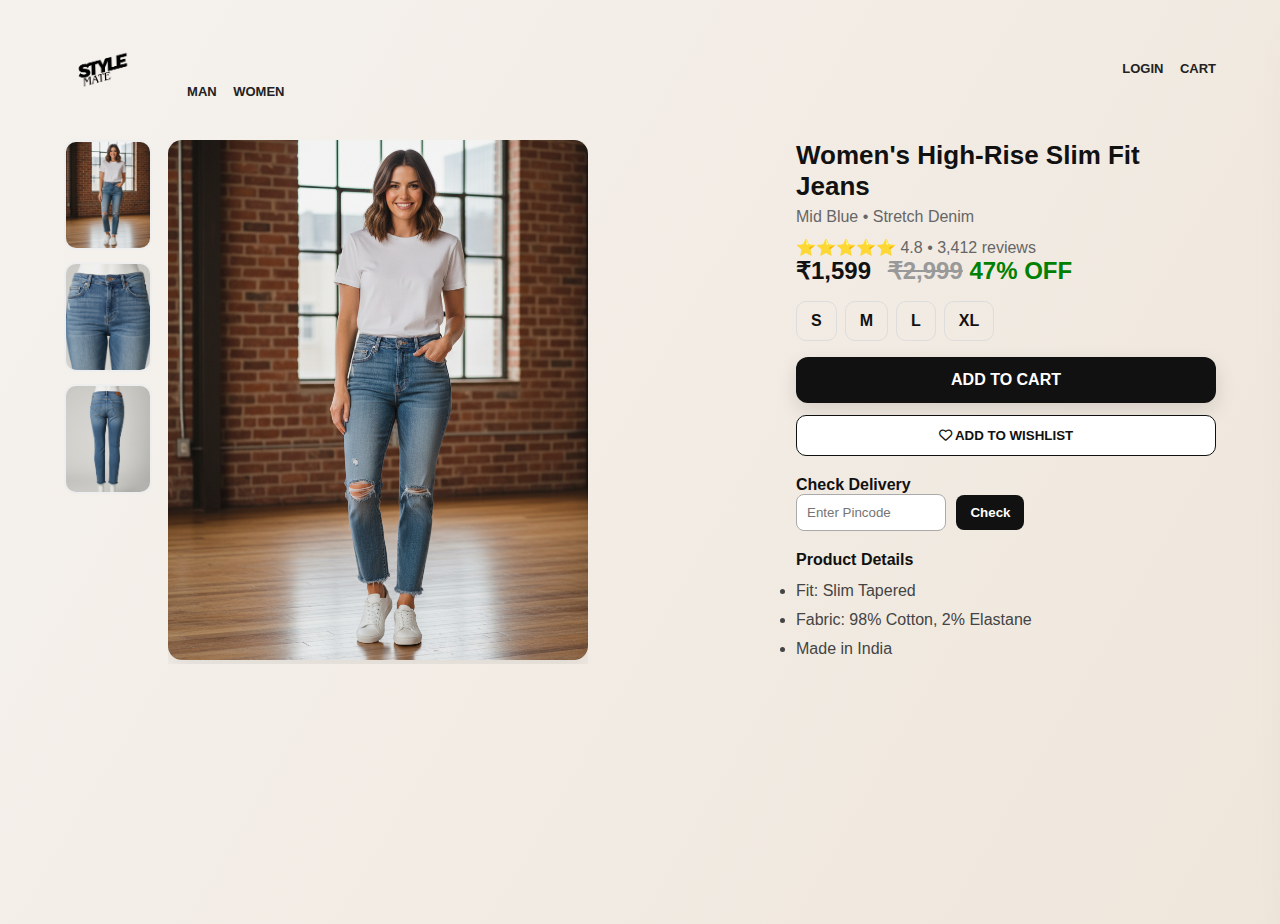
<file: wopr1.html>
<!DOCTYPE html>
<html lang="en">
<head>
  <meta charset="utf-8" />
  <meta name="viewport" content="width=device-width,initial-scale=1" />
  <title>Product - Stylemate (Premium)</title>

  <link rel="stylesheet" href="https://cdnjs.cloudflare.com/ajax/libs/font-awesome/6.5.0/css/all.min.css">

  <style>
    *{box-sizing:border-box;margin:0;padding:0}
    body{font-family:"Poppins",sans-serif;background:linear-gradient(120deg,#f5f2ee,#efe6db);color:#111;min-height:100vh}
    a { color:inherit; text-decoration:none }

    #workingarea{width:90%;max-width:1200px;margin:24px auto}
    #nav{display:flex;justify-content:space-between;align-items:center;padding:12px 0}
    #nav img{height:60px}
    #nav a{margin-left:12px;font-weight:600;text-transform:uppercase;font-size:13px;color:#222}

    .product-section{display:flex;gap:36px;padding:28px 0;align-items:flex-start}

    .left-side{
      flex:1;
      display:flex;
      gap:16px;
      align-items:flex-start;
    }

    .thumbs{
      display:flex;
      flex-direction:column;
      gap:12px;
    }

    .thumbs img{
      width:88px;
      height:110px;
      border-radius:12px;
      object-fit:cover;
      cursor:pointer;
      border:2px solid #eee;
      transition:transform .25s;
    }
    .thumbs img:hover{transform:scale(1.04)}

    .main-img{
      position:relative;
      overflow:hidden;
    }
    .main-img img{
      width:420px;
      height:520px;
      border-radius:14px;
      object-fit:cover;
      box-shadow:0 10px 25px rgba(0,0,0,.08);
      cursor:zoom-in;
      transition:transform .35s ease;
    }
    .main-img:hover img{
      transform:scale(1.35);
    }

    .right-side{flex:0 0 420px}
    .right-side h1{font-size:26px;margin-bottom:6px}
    .subtitle{color:#666;margin-bottom:12px}
    .price{font-size:24px;font-weight:700;margin-bottom:8px}
    .old{color:#999;text-decoration:line-through;margin-left:10px}

    .sizes{display:flex;gap:8px;margin:16px 0}
    .sizes span{
      padding:10px 14px;
      border-radius:10px;
      border:1px solid #ddd;
      cursor:pointer;
      font-weight:600;
    }
    .sizes span:hover{background:#111;color:#fff}

    /* SELECTED SIZE */
    .active-size{
      background:#111 !important;
      color:#fff !important;
      border-color:#111 !important;
    }

    /* PINCODE */
    .pinbox{margin-top:20px;}
    .pinbox input{
      padding:10px;
      border:1px solid #aaa;
      border-radius:8px;
      width:150px;
    }
    .pinbox button{
      padding:10px 14px;
      background:#111;
      color:#fff;
      border:none;
      border-radius:8px;
      margin-left:6px;
      cursor:pointer;
      font-weight:600;
    }
    #pincodeResult{
      margin-top:6px;
      font-weight:600;
      color:green;
      display:none;
    }

    .btn{display:inline-block;padding:14px 18px;border-radius:12px;border:none;font-weight:700;cursor:pointer;}
    .add-btn{background:#111;color:#fff;width:100%;font-size:16px;box-shadow:0 8px 20px rgba(17,17,17,.12)}
    .wish{background:#fff;border:1px solid #111;margin-top:12px;color:#111;width:100%;padding:12px;border-radius:10px}

    /* CART DRAWER */
    .cart-overlay{
      position:fixed;inset:0;background:rgba(0,0,0,.35);backdrop-filter:blur(4px);
      opacity:0;visibility:hidden;transition:all .35s;z-index:9998;
    }
    .cart-overlay.show{opacity:1;visibility:visible}

    .cart-drawer{
      position:fixed;top:0;right:-520px;width:460px;height:100vh;
      background:rgba(255,255,255,0.75);
      box-shadow:-20px 40px 60px rgba(0,0,0,.12);
      backdrop-filter:blur(10px);
      padding:28px;
      border-left:1px solid rgba(255,255,255,.3);
      transition:all .45s cubic-bezier(.2,.9,.2,1);
      z-index:9999;
      display:flex;flex-direction:column;gap:14px;
    }
    .cart-drawer.open{right:0}

    .drawer-header{display:flex;justify-content:space-between;align-items:center}
    .drawer-items{flex:1;overflow:auto;padding-right:6px}
    .drawer-item{display:flex;gap:12px;align-items:center;padding:12px;border-radius:12px;
      background:rgba(255,255,255,.5);margin-bottom:12px;
      box-shadow:0 6px 18px rgba(0,0,0,.04);}
    .drawer-item img{width:78px;height:98px;border-radius:10px}

    .qty-controls{display:flex;flex-direction:column;gap:8px;align-items:center}
    .qbtn{padding:6px 10px;background:#111;color:#fff;border-radius:8px;border:0;cursor:pointer}

    .drawer-footer{padding-top:8px;border-top:1px solid rgba(0,0,0,.06)}
    .drawer-summary{display:flex;justify-content:space-between;font-weight:700;margin-bottom:8px}

    .drawer-cta{display:flex;gap:10px}
    .go-cart{flex:1;padding:12px;border-radius:10px;border:0;background:#111;color:#fff;font-weight:700}
    .checkout-min{flex:0 0 140px;padding:12px;border-radius:10px;border:1px solid #111;background:transparent;font-weight:700}

    .toast {
      position:fixed;right:24px;bottom:24px;background:#111;color:#fff;
      padding:12px 18px;border-radius:12px;box-shadow:0 10px 25px rgba(17,17,17,.2);
      transform:translateY(30px);opacity:0;transition:all .32s;z-index:10001;
    }
    .toast.show{transform:translateY(0);opacity:1}

  </style>
</head>
<body>

<div id="workingarea">

  <!-- NAV -->
  <div id="nav">
    <div id="nleft">
      <img src="images/stylemate (4) (1).png" alt="logo">
      <a href="men.html">man</a>
      <a href="women.html">women</a>
    </div>
    <div id="nright">
      <a href="login.html">login</a>
      <a href="cart.html">cart</a>
    </div>
  </div>

  <!-- PRODUCT SECTION -->
  <section class="product-section">

    <!-- LEFT SIDE -->
    <div class="left-side">

      <div class="thumbs">
        <img src="products(img)/Gemini_Generated_Image_v47amgv47amgv47a.png" onclick="changeImg(this.src)">
        <img src="products(img)/Gemini_Generated_Image_drryr3drryr3drry.png" onclick="changeImg(this.src)">
        <img src="products(img)/Gemini_Generated_Image_3afeyq3afeyq3afe.png" onclick="changeImg(this.src)">
        
      </div>

      <div class="main-img">
        <img id="mainImg" src="products(img)/Gemini_Generated_Image_v47amgv47amgv47a.png" alt="">
      </div>

    </div>

    <!-- RIGHT SIDE -->
    <div class="right-side">

      <h1>Women's High-Rise Slim Fit Jeans</h1>
<p class="subtitle">Mid Blue • Stretch Denim</p>
<div class="rating">⭐⭐⭐⭐⭐ <span style="color:#666">4.8 • 3,412 reviews</span></div>
<p class="price">₹1,599 <span class="old">₹2,999</span> <span style="color:green">47% OFF</span></p>

      <!-- SIZE SELECTION -->
      <div class="sizes">
        <span onclick="selectSize(this)">S</span>
        <span onclick="selectSize(this)">M</span>
        <span onclick="selectSize(this)">L</span>
        <span onclick="selectSize(this)">XL</span>
      </div>

      <!-- BUTTONS -->
      <button class="btn add-btn" id="addToCartBtn">ADD TO CART</button>
      <button class="btn wish"><i class="fa-regular fa-heart"></i> ADD TO WISHLIST</button>

      <!-- PINCODE -->
      <div class="pinbox">
        <h4>Check Delivery</h4>
        <input id="pincode" type="number" placeholder="Enter Pincode">
        <button onclick="checkPincode()">Check</button>
        <p id="pincodeResult">✔ Delivery available</p>
      </div>

      <!-- DETAILS -->
      <div style="margin-top:20px">
        <h4>Product Details</h4>
        <ul style="margin-top:8px;color:#444;line-height:1.8">
          <li>Fit: Slim Tapered</li>
          <li>Fabric: 98% Cotton, 2% Elastane</li>
          <li>Made in India</li>
        </ul>
      </div>

    </div>
  </section>
</div>

<!-- CART DRAWER -->
<div class="cart-overlay" id="cartOverlay" onclick="closeDrawer()"></div>

<aside class="cart-drawer" id="cartDrawer">
  <div class="drawer-header">
    <h3>Your Cart</h3>
    <button class="close-drawer" onclick="closeDrawer()"><i class="fa-solid fa-xmark"></i></button>
  </div>

  <div class="drawer-items" id="drawerItems"></div>

  <div class="drawer-footer">
    <div class="drawer-summary">
      <span>Subtotal</span>
      <span>₹<span id="drawerSubtotal">0</span></span>
    </div>

    <div class="drawer-cta">
      <a href="cart.html">
        <button class="checkout-min" onclick="goToCart()">View Cart</button>
        <button class="go-cart" onclick="checkoutNow()">Checkout</button>
      </a>
    </div>
  </div>
</aside>

<div id="toast" class="toast">Added to cart ✔</div>


<script>
/* ---------------- PINCODE CHECKER ---------------- */
function checkPincode(){
  let pin = document.getElementById("pincode").value;
  let res = document.getElementById("pincodeResult");

  if(pin.length !== 6 || isNaN(pin)){
    alert("Please enter a valid 6-digit pincode!");
    res.style.display="none";
    return;
  }

  res.innerText = "✔ Delivery available for pincode " + pin;
  res.style.display="block";
}

/* ---------------- SIZE SELECTOR ---------------- */
function selectSize(el) {
  document.querySelectorAll(".sizes span")
    .forEach(s => s.classList.remove("active-size"));
  el.classList.add("active-size");
}

function getSelectedSize() {
  const sizes = document.querySelectorAll(".sizes span");
  let selected = null;

  sizes.forEach(s => {
    if (s.classList.contains("active-size")) selected = s.innerText;
  });

  return selected;
}

/* ---------------- CART FUNCTIONS ---------------- */
function getCart(){ return JSON.parse(localStorage.getItem('cart')||'[]') }

const overlay = document.getElementById('cartOverlay');
const drawer = document.getElementById('cartDrawer');

function openDrawer(){
  overlay.classList.add('show');
  drawer.classList.add('open');
  document.body.style.overflow = 'hidden';
  renderDrawer();
}
function closeDrawer(){
  overlay.classList.remove('show');
  drawer.classList.remove('open');
  document.body.style.overflow = '';
}

function renderDrawer(){
  const wrap = document.getElementById('drawerItems');
  const cart = getCart();
  wrap.innerHTML = '';
  let subtotal = 0;

  if(cart.length === 0){
    wrap.innerHTML = '<p style="color:#666;padding:30px;text-align:center">Your cart is empty.</p>';
  } 
  else {
    cart.forEach((it, idx) => {
      subtotal += it.price * (it.qty||1);
      wrap.innerHTML += `
        <div class="drawer-item">
          <img src="${it.image}">
          <div class="meta">
            <div class="title">${it.name}</div>
            <div class="price">₹${it.price}</div>
          </div>
          <div class="qty-controls">
            <button class="qbtn" onclick="updateQty(${idx}, -1)">-</button>
            <div style="font-weight:700">${it.qty||1}</div>
            <button class="qbtn" onclick="updateQty(${idx}, 1)">+</button>
            <div style="font-size:12px;color:#c33;cursor:pointer;margin-top:6px" onclick="removeItem(${idx})">Remove</div>
          </div>
        </div>`;
    });
  }

  document.getElementById('drawerSubtotal').innerText = subtotal;
}

function updateQty(i, delta){
  const cart = getCart();
  if(!cart[i]) return;

  cart[i].qty = (cart[i].qty||1) + delta;
  if(cart[i].qty <= 0) cart.splice(i,1);

  localStorage.setItem('cart', JSON.stringify(cart));
  renderDrawer();
  showToast('Updated cart');
}

function removeItem(i){
  const cart = getCart();
  cart.splice(i,1);
  localStorage.setItem('cart', JSON.stringify(cart));
  renderDrawer();
  showToast('Removed');
}

/* ---------------- ADD TO CART (SIZE REQUIRED) ---------------- */
document.getElementById('addToCartBtn').addEventListener('click', () => {

  const chosenSize = getSelectedSize();

  if (!chosenSize) {
    alert("Please select a size before adding to cart!");
    return;
  }

  const item = {
    id: 'jeans-512-' + chosenSize,
    name: "Men’s 512™ Slim Tapered Jeans (" + chosenSize + ")",
    size: chosenSize,
    price: 2999,
    image: document.getElementById('mainImg').src,
    qty: 1
  };

  const cart = getCart();
  const found = cart.find(i => i.id === item.id);

  if(found) found.qty++;
  else cart.push(item);

  localStorage.setItem('cart', JSON.stringify(cart));

  document.getElementById('mainImg')
    .animate([{transform:'scale(1)'},{transform:'scale(.95)'},{transform:'scale(1)'}],
             {duration:380,easing:'ease'});

  showToast("Added size " + chosenSize + " ✔");
  setTimeout(() => openDrawer(), 300);
});

/* ---------------- TOAST ---------------- */
const toastEl = document.getElementById('toast');

function showToast(msg){
  toastEl.textContent = msg;
  toastEl.classList.add('show');
  setTimeout(()=> toastEl.classList.remove('show'), 1400);
}

/* ---------------- IMAGE SWITCH ---------------- */
function changeImg(src){
  document.getElementById('mainImg').src = src;
}
</script>

</body>
</html>
</file>
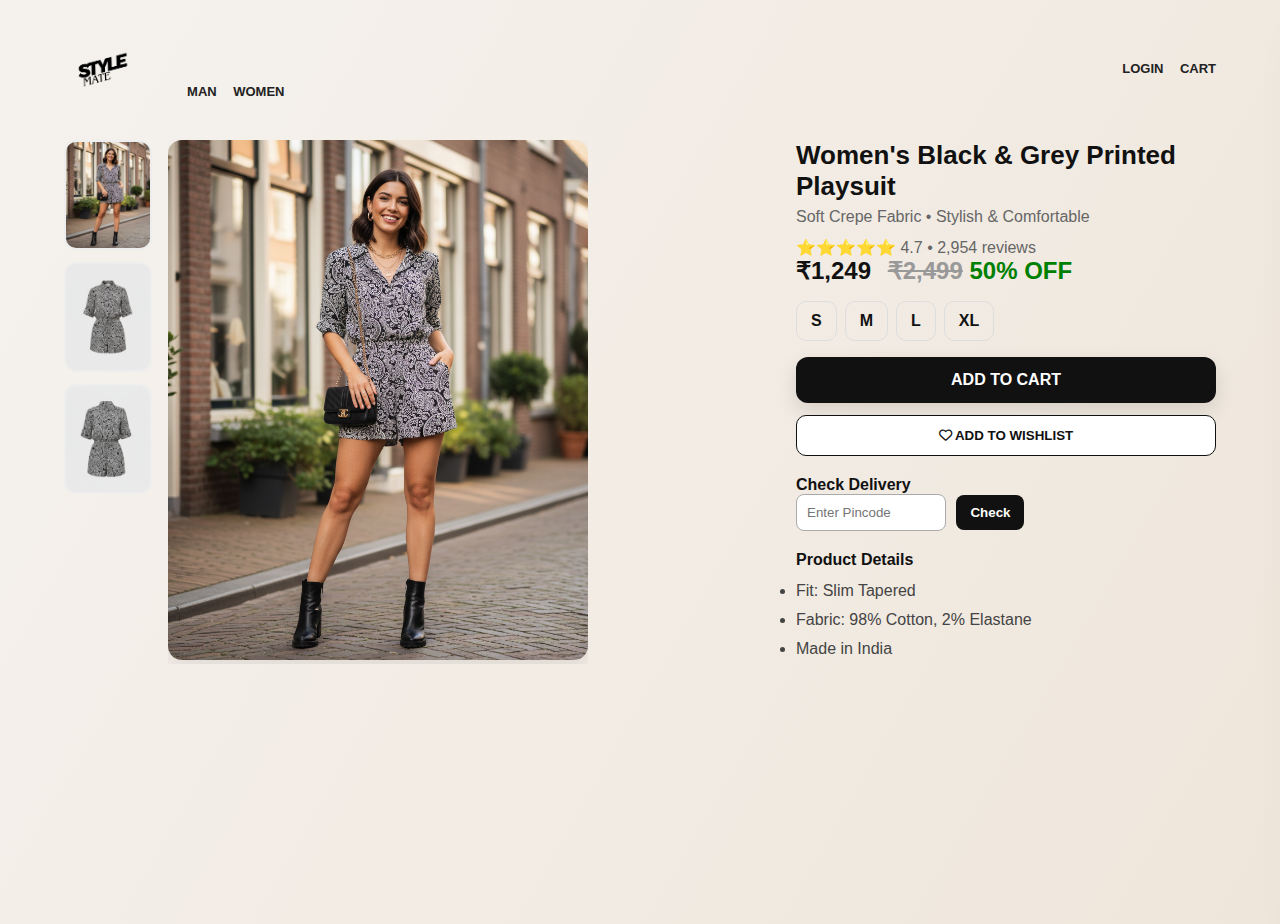
<file: wopr2.html>
<!DOCTYPE html>
<html lang="en">
<head>
  <meta charset="utf-8" />
  <meta name="viewport" content="width=device-width,initial-scale=1" />
  <title>Product - Stylemate (Premium)</title>

  <link rel="stylesheet" href="https://cdnjs.cloudflare.com/ajax/libs/font-awesome/6.5.0/css/all.min.css">

  <style>
    *{box-sizing:border-box;margin:0;padding:0}
    body{font-family:"Poppins",sans-serif;background:linear-gradient(120deg,#f5f2ee,#efe6db);color:#111;min-height:100vh}
    a { color:inherit; text-decoration:none }

    #workingarea{width:90%;max-width:1200px;margin:24px auto}
    #nav{display:flex;justify-content:space-between;align-items:center;padding:12px 0}
    #nav img{height:60px}
    #nav a{margin-left:12px;font-weight:600;text-transform:uppercase;font-size:13px;color:#222}

    .product-section{display:flex;gap:36px;padding:28px 0;align-items:flex-start}

    .left-side{
      flex:1;
      display:flex;
      gap:16px;
      align-items:flex-start;
    }

    .thumbs{
      display:flex;
      flex-direction:column;
      gap:12px;
    }

    .thumbs img{
      width:88px;
      height:110px;
      border-radius:12px;
      object-fit:cover;
      cursor:pointer;
      border:2px solid #eee;
      transition:transform .25s;
    }
    .thumbs img:hover{transform:scale(1.04)}

    .main-img{
      position:relative;
      overflow:hidden;
    }
    .main-img img{
      width:420px;
      height:520px;
      border-radius:14px;
      object-fit:cover;
      box-shadow:0 10px 25px rgba(0,0,0,.08);
      cursor:zoom-in;
      transition:transform .35s ease;
    }
    .main-img:hover img{
      transform:scale(1.35);
    }

    .right-side{flex:0 0 420px}
    .right-side h1{font-size:26px;margin-bottom:6px}
    .subtitle{color:#666;margin-bottom:12px}
    .price{font-size:24px;font-weight:700;margin-bottom:8px}
    .old{color:#999;text-decoration:line-through;margin-left:10px}

    .sizes{display:flex;gap:8px;margin:16px 0}
    .sizes span{
      padding:10px 14px;
      border-radius:10px;
      border:1px solid #ddd;
      cursor:pointer;
      font-weight:600;
    }
    .sizes span:hover{background:#111;color:#fff}

    /* SELECTED SIZE */
    .active-size{
      background:#111 !important;
      color:#fff !important;
      border-color:#111 !important;
    }

    /* PINCODE */
    .pinbox{margin-top:20px;}
    .pinbox input{
      padding:10px;
      border:1px solid #aaa;
      border-radius:8px;
      width:150px;
    }
    .pinbox button{
      padding:10px 14px;
      background:#111;
      color:#fff;
      border:none;
      border-radius:8px;
      margin-left:6px;
      cursor:pointer;
      font-weight:600;
    }
    #pincodeResult{
      margin-top:6px;
      font-weight:600;
      color:green;
      display:none;
    }

    .btn{display:inline-block;padding:14px 18px;border-radius:12px;border:none;font-weight:700;cursor:pointer;}
    .add-btn{background:#111;color:#fff;width:100%;font-size:16px;box-shadow:0 8px 20px rgba(17,17,17,.12)}
    .wish{background:#fff;border:1px solid #111;margin-top:12px;color:#111;width:100%;padding:12px;border-radius:10px}

    /* CART DRAWER */
    .cart-overlay{
      position:fixed;inset:0;background:rgba(0,0,0,.35);backdrop-filter:blur(4px);
      opacity:0;visibility:hidden;transition:all .35s;z-index:9998;
    }
    .cart-overlay.show{opacity:1;visibility:visible}

    .cart-drawer{
      position:fixed;top:0;right:-520px;width:460px;height:100vh;
      background:rgba(255,255,255,0.75);
      box-shadow:-20px 40px 60px rgba(0,0,0,.12);
      backdrop-filter:blur(10px);
      padding:28px;
      border-left:1px solid rgba(255,255,255,.3);
      transition:all .45s cubic-bezier(.2,.9,.2,1);
      z-index:9999;
      display:flex;flex-direction:column;gap:14px;
    }
    .cart-drawer.open{right:0}

    .drawer-header{display:flex;justify-content:space-between;align-items:center}
    .drawer-items{flex:1;overflow:auto;padding-right:6px}
    .drawer-item{display:flex;gap:12px;align-items:center;padding:12px;border-radius:12px;
      background:rgba(255,255,255,.5);margin-bottom:12px;
      box-shadow:0 6px 18px rgba(0,0,0,.04);}
    .drawer-item img{width:78px;height:98px;border-radius:10px}

    .qty-controls{display:flex;flex-direction:column;gap:8px;align-items:center}
    .qbtn{padding:6px 10px;background:#111;color:#fff;border-radius:8px;border:0;cursor:pointer}

    .drawer-footer{padding-top:8px;border-top:1px solid rgba(0,0,0,.06)}
    .drawer-summary{display:flex;justify-content:space-between;font-weight:700;margin-bottom:8px}

    .drawer-cta{display:flex;gap:10px}
    .go-cart{flex:1;padding:12px;border-radius:10px;border:0;background:#111;color:#fff;font-weight:700}
    .checkout-min{flex:0 0 140px;padding:12px;border-radius:10px;border:1px solid #111;background:transparent;font-weight:700}

    .toast {
      position:fixed;right:24px;bottom:24px;background:#111;color:#fff;
      padding:12px 18px;border-radius:12px;box-shadow:0 10px 25px rgba(17,17,17,.2);
      transform:translateY(30px);opacity:0;transition:all .32s;z-index:10001;
    }
    .toast.show{transform:translateY(0);opacity:1}

  </style>
</head>
<body>

<div id="workingarea">

  <!-- NAV -->
  <div id="nav">
    <div id="nleft">
      <img src="images/stylemate (4) (1).png" alt="logo">
      <a href="men.html">man</a>
      <a href="women.html">women</a>
    </div>
    <div id="nright">
      <a href="login.html">login</a>
      <a href="cart.html">cart</a>
    </div>
  </div>

  <!-- PRODUCT SECTION -->
  <section class="product-section">

    <!-- LEFT SIDE -->
    <div class="left-side">

      <div class="thumbs">
        <img src="products(img)/Gemini_Generated_Image_1ylnlc1ylnlc1yln.png" onclick="changeImg(this.src)">
        <img src="products(img)/Gemini_Generated_Image_8goyqp8goyqp8goy.png" onclick="changeImg(this.src)">
        <img src="products(img)/Gemini_Generated_Image_6vpmhw6vpmhw6vpm.png" onclick="changeImg(this.src)">
        
      </div>

      <div class="main-img">
        <img id="mainImg" src="products(img)/Gemini_Generated_Image_1ylnlc1ylnlc1yln.png" alt="">
      </div>

    </div>

    <!-- RIGHT SIDE -->
    <div class="right-side">

      <h1>Women's Black & Grey Printed Playsuit</h1>
<p class="subtitle">Soft Crepe Fabric • Stylish & Comfortable</p>
<div class="rating">⭐⭐⭐⭐⭐ <span style="color:#666">4.7 • 2,954 reviews</span></div>
<p class="price">₹1,249 <span class="old">₹2,499</span> <span style="color:green">50% OFF</span></p>

      <!-- SIZE SELECTION -->
      <div class="sizes">
        <span onclick="selectSize(this)">S</span>
        <span onclick="selectSize(this)">M</span>
        <span onclick="selectSize(this)">L</span>
        <span onclick="selectSize(this)">XL</span>
      </div>

      <!-- BUTTONS -->
      <button class="btn add-btn" id="addToCartBtn">ADD TO CART</button>
      <button class="btn wish"><i class="fa-regular fa-heart"></i> ADD TO WISHLIST</button>

      <!-- PINCODE -->
      <div class="pinbox">
        <h4>Check Delivery</h4>
        <input id="pincode" type="number" placeholder="Enter Pincode">
        <button onclick="checkPincode()">Check</button>
        <p id="pincodeResult">✔ Delivery available</p>
      </div>

      <!-- DETAILS -->
      <div style="margin-top:20px">
        <h4>Product Details</h4>
        <ul style="margin-top:8px;color:#444;line-height:1.8">
          <li>Fit: Slim Tapered</li>
          <li>Fabric: 98% Cotton, 2% Elastane</li>
          <li>Made in India</li>
        </ul>
      </div>

    </div>
  </section>
</div>

<!-- CART DRAWER -->
<div class="cart-overlay" id="cartOverlay" onclick="closeDrawer()"></div>

<aside class="cart-drawer" id="cartDrawer">
  <div class="drawer-header">
    <h3>Your Cart</h3>
    <button class="close-drawer" onclick="closeDrawer()"><i class="fa-solid fa-xmark"></i></button>
  </div>

  <div class="drawer-items" id="drawerItems"></div>

  <div class="drawer-footer">
    <div class="drawer-summary">
      <span>Subtotal</span>
      <span>₹<span id="drawerSubtotal">0</span></span>
    </div>

    <div class="drawer-cta">
      <a href="cart.html">
        <button class="checkout-min" onclick="goToCart()">View Cart</button>
        <button class="go-cart" onclick="checkoutNow()">Checkout</button>
      </a>
    </div>
  </div>
</aside>

<div id="toast" class="toast">Added to cart ✔</div>


<script>
/* ---------------- PINCODE CHECKER ---------------- */
function checkPincode(){
  let pin = document.getElementById("pincode").value;
  let res = document.getElementById("pincodeResult");

  if(pin.length !== 6 || isNaN(pin)){
    alert("Please enter a valid 6-digit pincode!");
    res.style.display="none";
    return;
  }

  res.innerText = "✔ Delivery available for pincode " + pin;
  res.style.display="block";
}

/* ---------------- SIZE SELECTOR ---------------- */
function selectSize(el) {
  document.querySelectorAll(".sizes span")
    .forEach(s => s.classList.remove("active-size"));
  el.classList.add("active-size");
}

function getSelectedSize() {
  const sizes = document.querySelectorAll(".sizes span");
  let selected = null;

  sizes.forEach(s => {
    if (s.classList.contains("active-size")) selected = s.innerText;
  });

  return selected;
}

/* ---------------- CART FUNCTIONS ---------------- */
function getCart(){ return JSON.parse(localStorage.getItem('cart')||'[]') }

const overlay = document.getElementById('cartOverlay');
const drawer = document.getElementById('cartDrawer');

function openDrawer(){
  overlay.classList.add('show');
  drawer.classList.add('open');
  document.body.style.overflow = 'hidden';
  renderDrawer();
}
function closeDrawer(){
  overlay.classList.remove('show');
  drawer.classList.remove('open');
  document.body.style.overflow = '';
}

function renderDrawer(){
  const wrap = document.getElementById('drawerItems');
  const cart = getCart();
  wrap.innerHTML = '';
  let subtotal = 0;

  if(cart.length === 0){
    wrap.innerHTML = '<p style="color:#666;padding:30px;text-align:center">Your cart is empty.</p>';
  } 
  else {
    cart.forEach((it, idx) => {
      subtotal += it.price * (it.qty||1);
      wrap.innerHTML += `
        <div class="drawer-item">
          <img src="${it.image}">
          <div class="meta">
            <div class="title">${it.name}</div>
            <div class="price">₹${it.price}</div>
          </div>
          <div class="qty-controls">
            <button class="qbtn" onclick="updateQty(${idx}, -1)">-</button>
            <div style="font-weight:700">${it.qty||1}</div>
            <button class="qbtn" onclick="updateQty(${idx}, 1)">+</button>
            <div style="font-size:12px;color:#c33;cursor:pointer;margin-top:6px" onclick="removeItem(${idx})">Remove</div>
          </div>
        </div>`;
    });
  }

  document.getElementById('drawerSubtotal').innerText = subtotal;
}

function updateQty(i, delta){
  const cart = getCart();
  if(!cart[i]) return;

  cart[i].qty = (cart[i].qty||1) + delta;
  if(cart[i].qty <= 0) cart.splice(i,1);

  localStorage.setItem('cart', JSON.stringify(cart));
  renderDrawer();
  showToast('Updated cart');
}

function removeItem(i){
  const cart = getCart();
  cart.splice(i,1);
  localStorage.setItem('cart', JSON.stringify(cart));
  renderDrawer();
  showToast('Removed');
}

/* ---------------- ADD TO CART (SIZE REQUIRED) ---------------- */
document.getElementById('addToCartBtn').addEventListener('click', () => {

  const chosenSize = getSelectedSize();

  if (!chosenSize) {
    alert("Please select a size before adding to cart!");
    return;
  }

  const item = {
    id: 'jeans-512-' + chosenSize,
    name: "Men’s 512™ Slim Tapered Jeans (" + chosenSize + ")",
    size: chosenSize,
    price: 2999,
    image: document.getElementById('mainImg').src,
    qty: 1
  };

  const cart = getCart();
  const found = cart.find(i => i.id === item.id);

  if(found) found.qty++;
  else cart.push(item);

  localStorage.setItem('cart', JSON.stringify(cart));

  document.getElementById('mainImg')
    .animate([{transform:'scale(1)'},{transform:'scale(.95)'},{transform:'scale(1)'}],
             {duration:380,easing:'ease'});

  showToast("Added size " + chosenSize + " ✔");
  setTimeout(() => openDrawer(), 300);
});

/* ---------------- TOAST ---------------- */
const toastEl = document.getElementById('toast');

function showToast(msg){
  toastEl.textContent = msg;
  toastEl.classList.add('show');
  setTimeout(()=> toastEl.classList.remove('show'), 1400);
}

/* ---------------- IMAGE SWITCH ---------------- */
function changeImg(src){
  document.getElementById('mainImg').src = src;
}
</script>

</body>
</html>
</file>
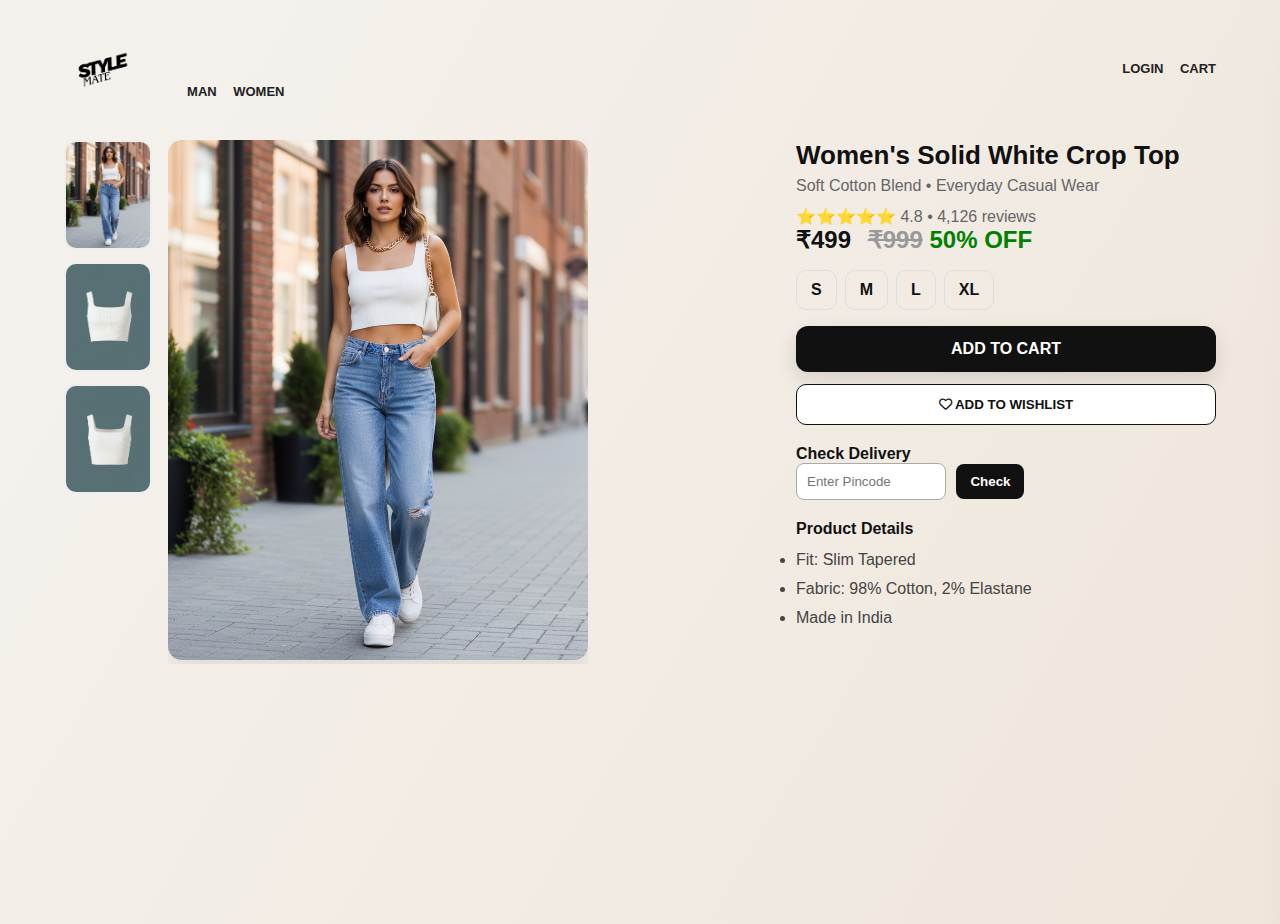
<file: wopr3.html>
<!DOCTYPE html>
<html lang="en">
<head>
  <meta charset="utf-8" />
  <meta name="viewport" content="width=device-width,initial-scale=1" />
  <title>Product - Stylemate (Premium)</title>

  <link rel="stylesheet" href="https://cdnjs.cloudflare.com/ajax/libs/font-awesome/6.5.0/css/all.min.css">

  <style>
    *{box-sizing:border-box;margin:0;padding:0}
    body{font-family:"Poppins",sans-serif;background:linear-gradient(120deg,#f5f2ee,#efe6db);color:#111;min-height:100vh}
    a { color:inherit; text-decoration:none }

    #workingarea{width:90%;max-width:1200px;margin:24px auto}
    #nav{display:flex;justify-content:space-between;align-items:center;padding:12px 0}
    #nav img{height:60px}
    #nav a{margin-left:12px;font-weight:600;text-transform:uppercase;font-size:13px;color:#222}

    .product-section{display:flex;gap:36px;padding:28px 0;align-items:flex-start}

    .left-side{
      flex:1;
      display:flex;
      gap:16px;
      align-items:flex-start;
    }

    .thumbs{
      display:flex;
      flex-direction:column;
      gap:12px;
    }

    .thumbs img{
      width:88px;
      height:110px;
      border-radius:12px;
      object-fit:cover;
      cursor:pointer;
      border:2px solid #eee;
      transition:transform .25s;
    }
    .thumbs img:hover{transform:scale(1.04)}

    .main-img{
      position:relative;
      overflow:hidden;
    }
    .main-img img{
      width:420px;
      height:520px;
      border-radius:14px;
      object-fit:cover;
      box-shadow:0 10px 25px rgba(0,0,0,.08);
      cursor:zoom-in;
      transition:transform .35s ease;
    }
    .main-img:hover img{
      transform:scale(1.35);
    }

    .right-side{flex:0 0 420px}
    .right-side h1{font-size:26px;margin-bottom:6px}
    .subtitle{color:#666;margin-bottom:12px}
    .price{font-size:24px;font-weight:700;margin-bottom:8px}
    .old{color:#999;text-decoration:line-through;margin-left:10px}

    .sizes{display:flex;gap:8px;margin:16px 0}
    .sizes span{
      padding:10px 14px;
      border-radius:10px;
      border:1px solid #ddd;
      cursor:pointer;
      font-weight:600;
    }
    .sizes span:hover{background:#111;color:#fff}

    /* SELECTED SIZE */
    .active-size{
      background:#111 !important;
      color:#fff !important;
      border-color:#111 !important;
    }

    /* PINCODE */
    .pinbox{margin-top:20px;}
    .pinbox input{
      padding:10px;
      border:1px solid #aaa;
      border-radius:8px;
      width:150px;
    }
    .pinbox button{
      padding:10px 14px;
      background:#111;
      color:#fff;
      border:none;
      border-radius:8px;
      margin-left:6px;
      cursor:pointer;
      font-weight:600;
    }
    #pincodeResult{
      margin-top:6px;
      font-weight:600;
      color:green;
      display:none;
    }

    .btn{display:inline-block;padding:14px 18px;border-radius:12px;border:none;font-weight:700;cursor:pointer;}
    .add-btn{background:#111;color:#fff;width:100%;font-size:16px;box-shadow:0 8px 20px rgba(17,17,17,.12)}
    .wish{background:#fff;border:1px solid #111;margin-top:12px;color:#111;width:100%;padding:12px;border-radius:10px}

    /* CART DRAWER */
    .cart-overlay{
      position:fixed;inset:0;background:rgba(0,0,0,.35);backdrop-filter:blur(4px);
      opacity:0;visibility:hidden;transition:all .35s;z-index:9998;
    }
    .cart-overlay.show{opacity:1;visibility:visible}

    .cart-drawer{
      position:fixed;top:0;right:-520px;width:460px;height:100vh;
      background:rgba(255,255,255,0.75);
      box-shadow:-20px 40px 60px rgba(0,0,0,.12);
      backdrop-filter:blur(10px);
      padding:28px;
      border-left:1px solid rgba(255,255,255,.3);
      transition:all .45s cubic-bezier(.2,.9,.2,1);
      z-index:9999;
      display:flex;flex-direction:column;gap:14px;
    }
    .cart-drawer.open{right:0}

    .drawer-header{display:flex;justify-content:space-between;align-items:center}
    .drawer-items{flex:1;overflow:auto;padding-right:6px}
    .drawer-item{display:flex;gap:12px;align-items:center;padding:12px;border-radius:12px;
      background:rgba(255,255,255,.5);margin-bottom:12px;
      box-shadow:0 6px 18px rgba(0,0,0,.04);}
    .drawer-item img{width:78px;height:98px;border-radius:10px}

    .qty-controls{display:flex;flex-direction:column;gap:8px;align-items:center}
    .qbtn{padding:6px 10px;background:#111;color:#fff;border-radius:8px;border:0;cursor:pointer}

    .drawer-footer{padding-top:8px;border-top:1px solid rgba(0,0,0,.06)}
    .drawer-summary{display:flex;justify-content:space-between;font-weight:700;margin-bottom:8px}

    .drawer-cta{display:flex;gap:10px}
    .go-cart{flex:1;padding:12px;border-radius:10px;border:0;background:#111;color:#fff;font-weight:700}
    .checkout-min{flex:0 0 140px;padding:12px;border-radius:10px;border:1px solid #111;background:transparent;font-weight:700}

    .toast {
      position:fixed;right:24px;bottom:24px;background:#111;color:#fff;
      padding:12px 18px;border-radius:12px;box-shadow:0 10px 25px rgba(17,17,17,.2);
      transform:translateY(30px);opacity:0;transition:all .32s;z-index:10001;
    }
    .toast.show{transform:translateY(0);opacity:1}

  </style>
</head>
<body>

<div id="workingarea">

  <!-- NAV -->
  <div id="nav">
    <div id="nleft">
      <img src="images/stylemate (4) (1).png" alt="logo">
      <a href="men.html">man</a>
      <a href="women.html">women</a>
    </div>
    <div id="nright">
      <a href="login.html">login</a>
      <a href="cart.html">cart</a>
    </div>
  </div>

  <!-- PRODUCT SECTION -->
  <section class="product-section">

    <!-- LEFT SIDE -->
    <div class="left-side">

      <div class="thumbs">
        <img src="products(img)/Gemini_Generated_Image_wrkr6rwrkr6rwrkr.png" onclick="changeImg(this.src)">
        <img src="products(img)/Gemini_Generated_Image_rb7x06rb7x06rb7x.png" onclick="changeImg(this.src)">
        <img src="products(img)/Gemini_Generated_Image_bzvj97bzvj97bzvj.png" onclick="changeImg(this.src)">
        
      </div>

      <div class="main-img">
        <img id="mainImg" src="products(img)/Gemini_Generated_Image_wrkr6rwrkr6rwrkr.png" alt="">
      </div>

    </div>

    <!-- RIGHT SIDE -->
    <div class="right-side">

      <h1>Women's Solid White Crop Top</h1>
<p class="subtitle">Soft Cotton Blend • Everyday Casual Wear</p>
<div class="rating">⭐⭐⭐⭐⭐ <span style="color:#666">4.8 • 4,126 reviews</span></div>
<p class="price">₹499 <span class="old">₹999</span> <span style="color:green">50% OFF</span></p>

      <!-- SIZE SELECTION -->
      <div class="sizes">
        <span onclick="selectSize(this)">S</span>
        <span onclick="selectSize(this)">M</span>
        <span onclick="selectSize(this)">L</span>
        <span onclick="selectSize(this)">XL</span>
      </div>

      <!-- BUTTONS -->
      <button class="btn add-btn" id="addToCartBtn">ADD TO CART</button>
      <button class="btn wish"><i class="fa-regular fa-heart"></i> ADD TO WISHLIST</button>

      <!-- PINCODE -->
      <div class="pinbox">
        <h4>Check Delivery</h4>
        <input id="pincode" type="number" placeholder="Enter Pincode">
        <button onclick="checkPincode()">Check</button>
        <p id="pincodeResult">✔ Delivery available</p>
      </div>

      <!-- DETAILS -->
      <div style="margin-top:20px">
        <h4>Product Details</h4>
        <ul style="margin-top:8px;color:#444;line-height:1.8">
          <li>Fit: Slim Tapered</li>
          <li>Fabric: 98% Cotton, 2% Elastane</li>
          <li>Made in India</li>
        </ul>
      </div>

    </div>
  </section>
</div>

<!-- CART DRAWER -->
<div class="cart-overlay" id="cartOverlay" onclick="closeDrawer()"></div>

<aside class="cart-drawer" id="cartDrawer">
  <div class="drawer-header">
    <h3>Your Cart</h3>
    <button class="close-drawer" onclick="closeDrawer()"><i class="fa-solid fa-xmark"></i></button>
  </div>

  <div class="drawer-items" id="drawerItems"></div>

  <div class="drawer-footer">
    <div class="drawer-summary">
      <span>Subtotal</span>
      <span>₹<span id="drawerSubtotal">0</span></span>
    </div>

    <div class="drawer-cta">
      <a href="cart.html">
        <button class="checkout-min" onclick="goToCart()">View Cart</button>
        <button class="go-cart" onclick="checkoutNow()">Checkout</button>
      </a>
    </div>
  </div>
</aside>

<div id="toast" class="toast">Added to cart ✔</div>


<script>
/* ---------------- PINCODE CHECKER ---------------- */
function checkPincode(){
  let pin = document.getElementById("pincode").value;
  let res = document.getElementById("pincodeResult");

  if(pin.length !== 6 || isNaN(pin)){
    alert("Please enter a valid 6-digit pincode!");
    res.style.display="none";
    return;
  }

  res.innerText = "✔ Delivery available for pincode " + pin;
  res.style.display="block";
}

/* ---------------- SIZE SELECTOR ---------------- */
function selectSize(el) {
  document.querySelectorAll(".sizes span")
    .forEach(s => s.classList.remove("active-size"));
  el.classList.add("active-size");
}

function getSelectedSize() {
  const sizes = document.querySelectorAll(".sizes span");
  let selected = null;

  sizes.forEach(s => {
    if (s.classList.contains("active-size")) selected = s.innerText;
  });

  return selected;
}

/* ---------------- CART FUNCTIONS ---------------- */
function getCart(){ return JSON.parse(localStorage.getItem('cart')||'[]') }

const overlay = document.getElementById('cartOverlay');
const drawer = document.getElementById('cartDrawer');

function openDrawer(){
  overlay.classList.add('show');
  drawer.classList.add('open');
  document.body.style.overflow = 'hidden';
  renderDrawer();
}
function closeDrawer(){
  overlay.classList.remove('show');
  drawer.classList.remove('open');
  document.body.style.overflow = '';
}

function renderDrawer(){
  const wrap = document.getElementById('drawerItems');
  const cart = getCart();
  wrap.innerHTML = '';
  let subtotal = 0;

  if(cart.length === 0){
    wrap.innerHTML = '<p style="color:#666;padding:30px;text-align:center">Your cart is empty.</p>';
  } 
  else {
    cart.forEach((it, idx) => {
      subtotal += it.price * (it.qty||1);
      wrap.innerHTML += `
        <div class="drawer-item">
          <img src="${it.image}">
          <div class="meta">
            <div class="title">${it.name}</div>
            <div class="price">₹${it.price}</div>
          </div>
          <div class="qty-controls">
            <button class="qbtn" onclick="updateQty(${idx}, -1)">-</button>
            <div style="font-weight:700">${it.qty||1}</div>
            <button class="qbtn" onclick="updateQty(${idx}, 1)">+</button>
            <div style="font-size:12px;color:#c33;cursor:pointer;margin-top:6px" onclick="removeItem(${idx})">Remove</div>
          </div>
        </div>`;
    });
  }

  document.getElementById('drawerSubtotal').innerText = subtotal;
}

function updateQty(i, delta){
  const cart = getCart();
  if(!cart[i]) return;

  cart[i].qty = (cart[i].qty||1) + delta;
  if(cart[i].qty <= 0) cart.splice(i,1);

  localStorage.setItem('cart', JSON.stringify(cart));
  renderDrawer();
  showToast('Updated cart');
}

function removeItem(i){
  const cart = getCart();
  cart.splice(i,1);
  localStorage.setItem('cart', JSON.stringify(cart));
  renderDrawer();
  showToast('Removed');
}

/* ---------------- ADD TO CART (SIZE REQUIRED) ---------------- */
document.getElementById('addToCartBtn').addEventListener('click', () => {

  const chosenSize = getSelectedSize();

  if (!chosenSize) {
    alert("Please select a size before adding to cart!");
    return;
  }

  const item = {
    id: 'jeans-512-' + chosenSize,
    name: "Men’s 512™ Slim Tapered Jeans (" + chosenSize + ")",
    size: chosenSize,
    price: 2999,
    image: document.getElementById('mainImg').src,
    qty: 1
  };

  const cart = getCart();
  const found = cart.find(i => i.id === item.id);

  if(found) found.qty++;
  else cart.push(item);

  localStorage.setItem('cart', JSON.stringify(cart));

  document.getElementById('mainImg')
    .animate([{transform:'scale(1)'},{transform:'scale(.95)'},{transform:'scale(1)'}],
             {duration:380,easing:'ease'});

  showToast("Added size " + chosenSize + " ✔");
  setTimeout(() => openDrawer(), 300);
});

/* ---------------- TOAST ---------------- */
const toastEl = document.getElementById('toast');

function showToast(msg){
  toastEl.textContent = msg;
  toastEl.classList.add('show');
  setTimeout(()=> toastEl.classList.remove('show'), 1400);
}

/* ---------------- IMAGE SWITCH ---------------- */
function changeImg(src){
  document.getElementById('mainImg').src = src;
}
</script>

</body>
</html>
</file>
